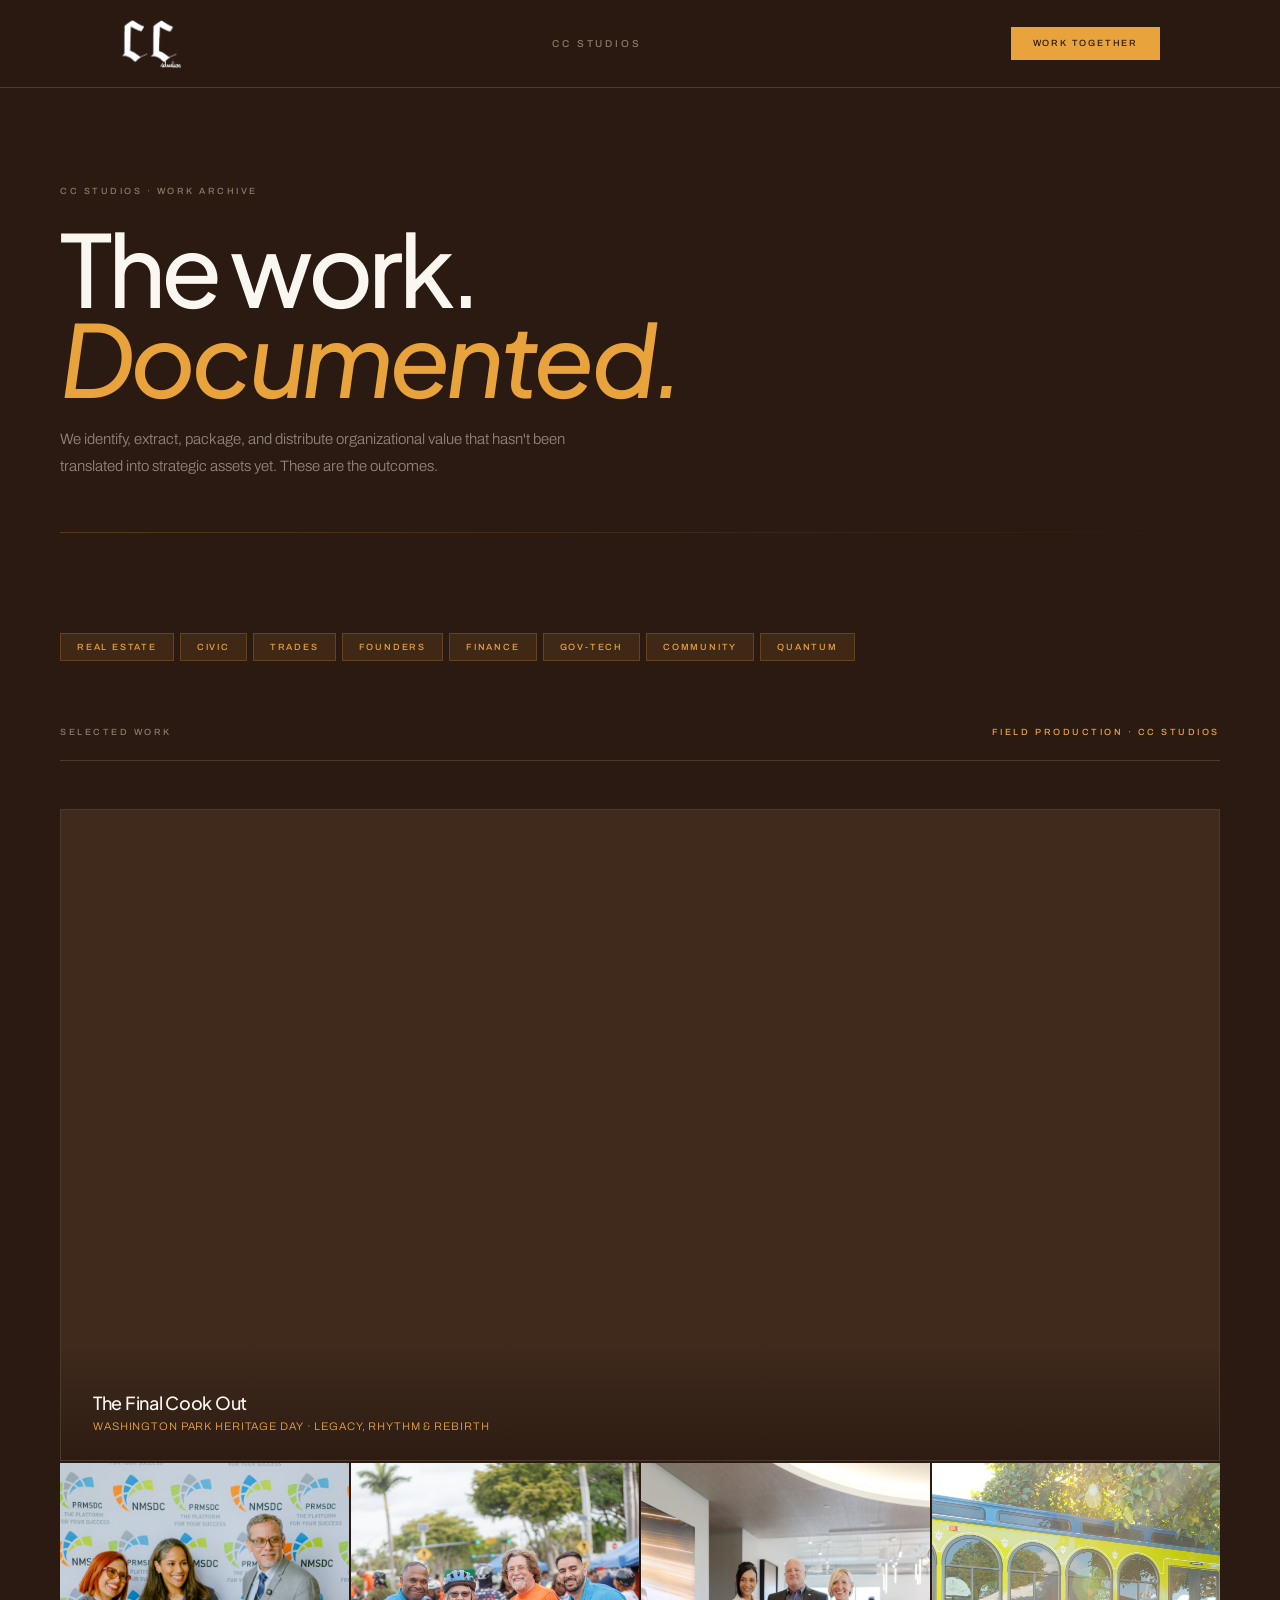
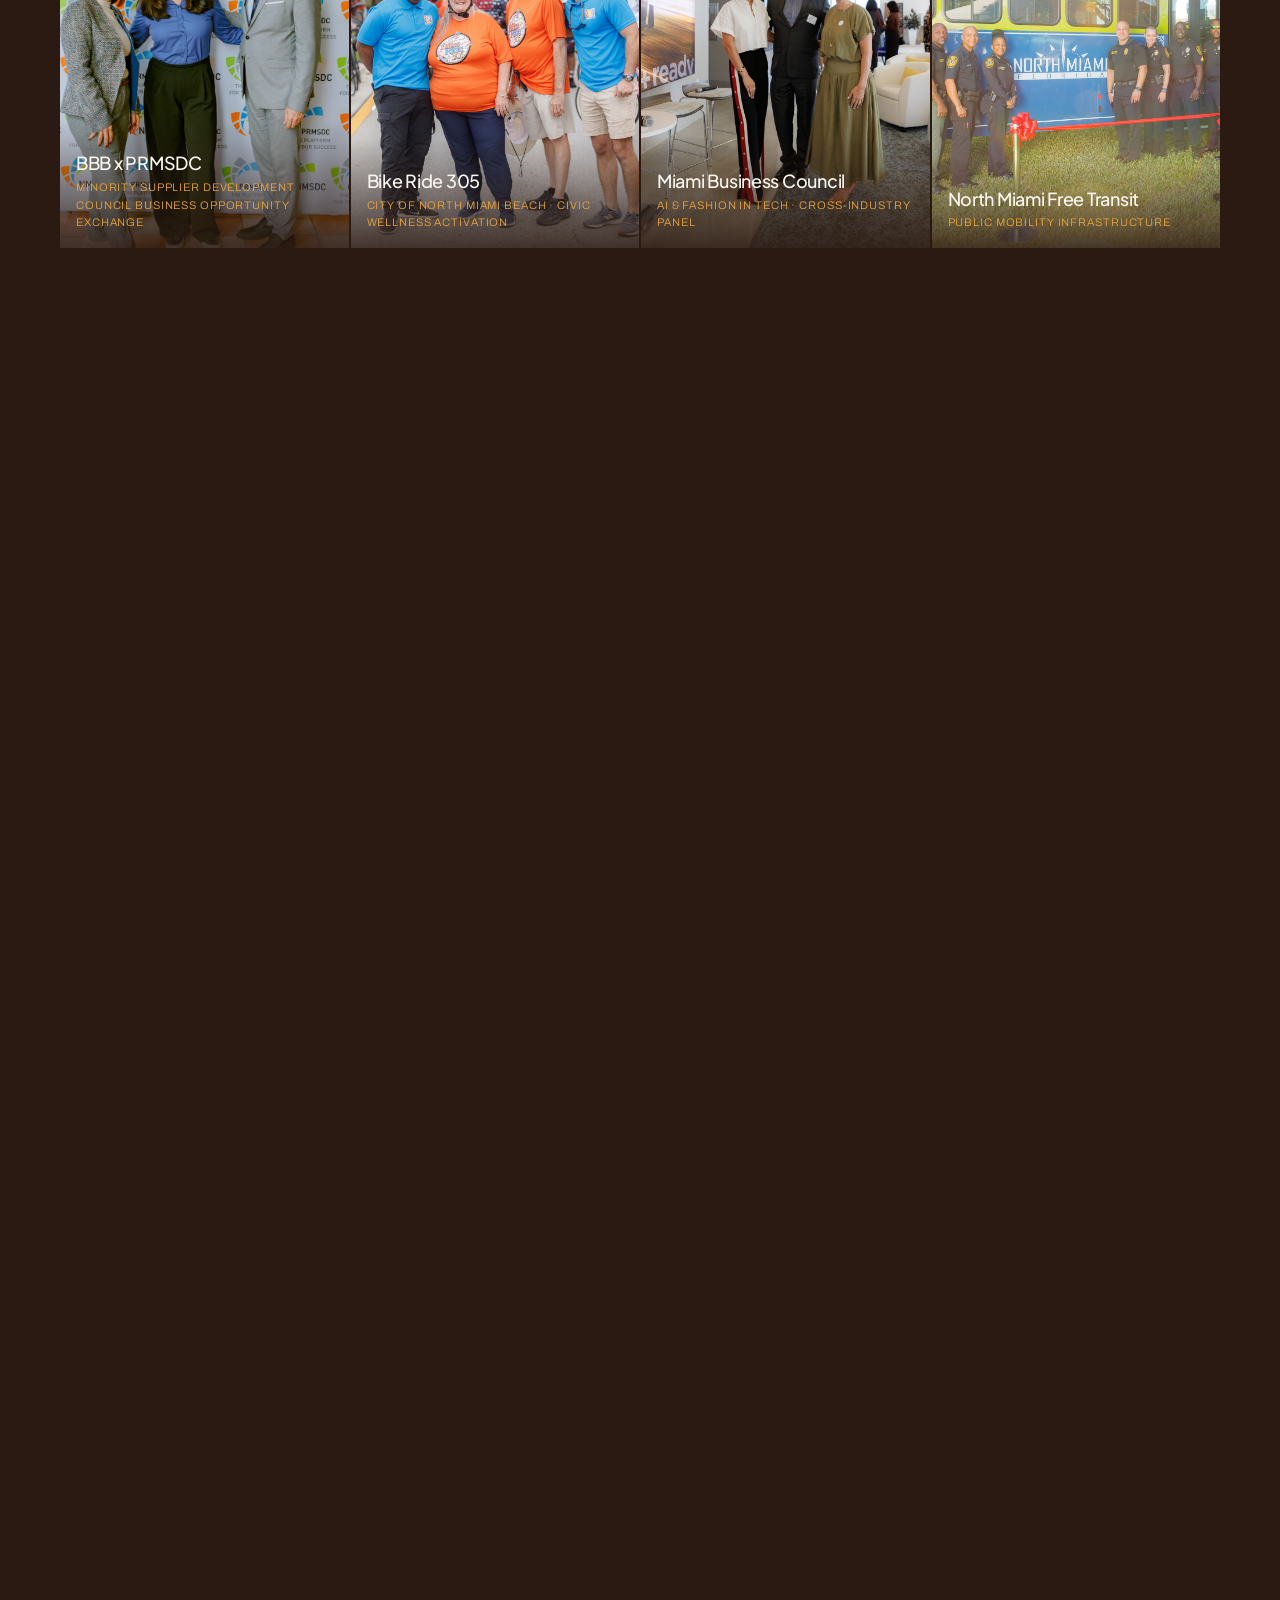
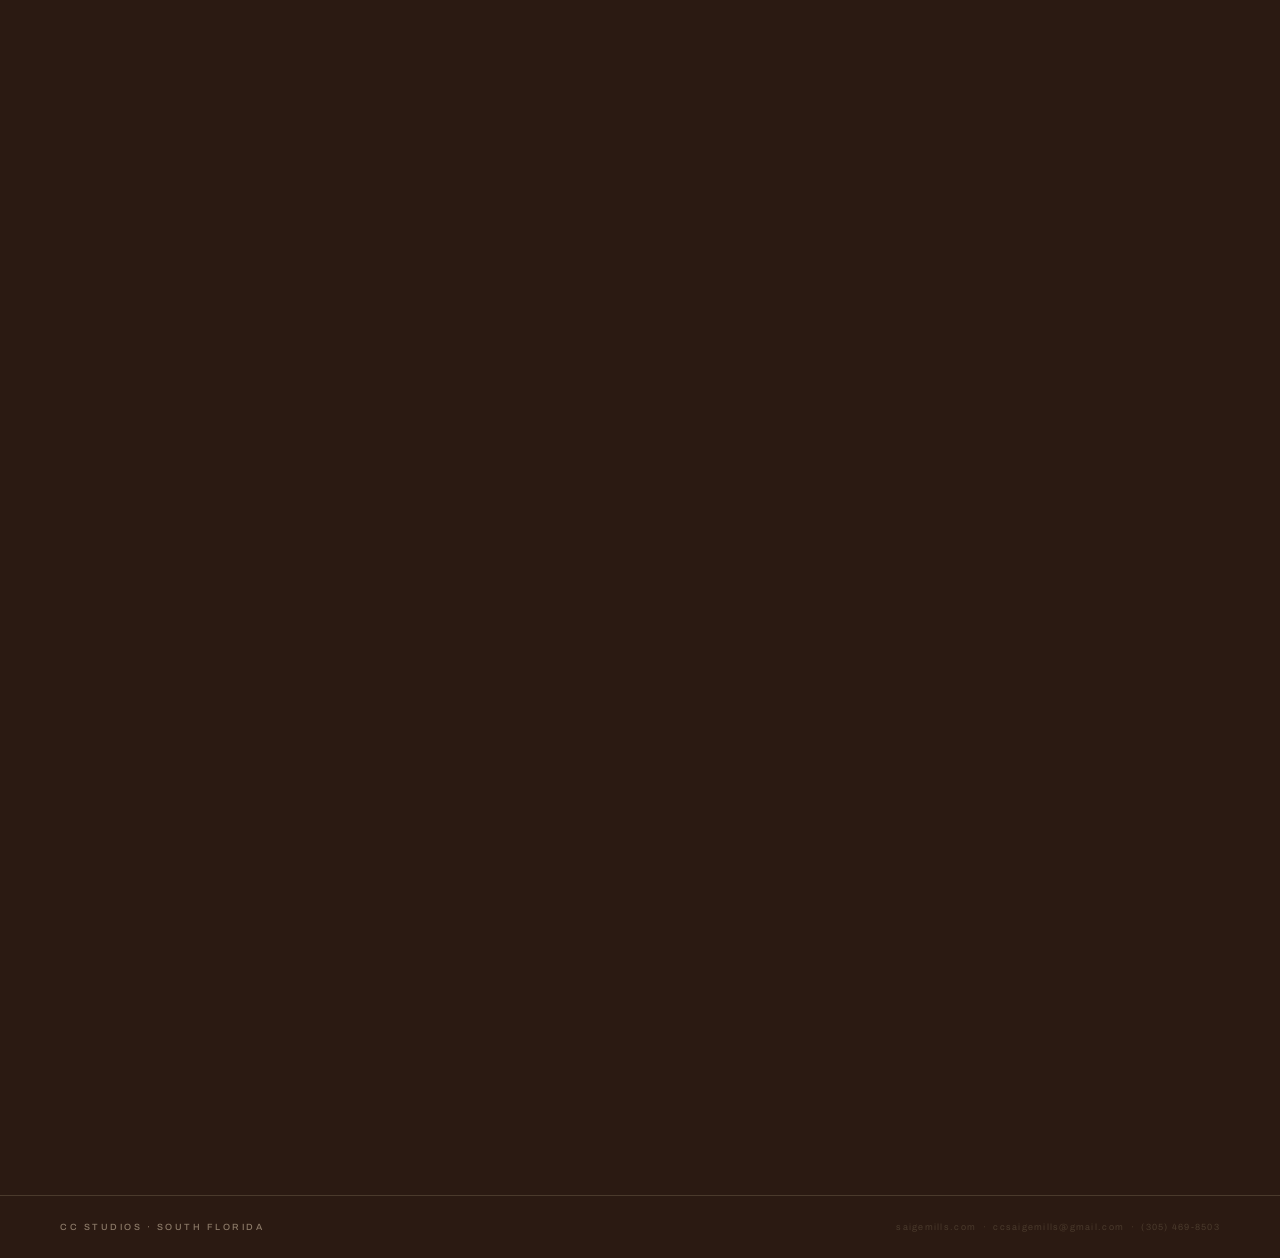
<file: index.html>
<!DOCTYPE html>
<html lang="en">
<head>
<meta charset="UTF-8">
<meta name="viewport" content="width=device-width, initial-scale=1.0">
<title>CC Studios — Work Archive</title>
<link rel="preconnect" href="https://fonts.googleapis.com">
<link href="https://fonts.googleapis.com/css2?family=Archivo:ital,wght@0,300;0,400;0,500;0,600;1,300;1,400&family=UnifrakturMaguntia&family=Dancing+Script:wght@600&family=Plus+Jakarta+Sans:wght@500;600;700&display=swap" rel="stylesheet">
<link rel="stylesheet" href="/assets/css/tokens.css">
<style>
:root {
  --ink: #2B1A12;
  --ink-rgb: 43,26,18;
  --linen: #F4F0E6;
  --linen-rgb: 244,240,230;
  --charcoal: #3F2A1C;
  --ash: #4A3A2C;
  --fog: #8C7A68;
  --silk: #C7B9A0;
  --sand: #E8A33D;
  --sand-rgb: 232,163,61;
  --sand-dim: rgba(var(--sand-rgb),0.10);
  --sand-border: rgba(var(--sand-rgb),0.22);
  --white: #FAF7F0;
  --card: #1A100A;
}
*{margin:0;padding:0;box-sizing:border-box}
html{scroll-behavior:smooth;font-size:16px}
body{background:var(--ink);color:var(--linen);font-family:'Archivo',sans-serif;line-height:1.6;overflow-x:hidden;}
::-webkit-scrollbar{width:2px}
::-webkit-scrollbar-track{background:var(--ink)}
::-webkit-scrollbar-thumb{background:var(--ash)}
nav{padding:0 60px;height:88px;width:100%;display:flex;align-items:center;justify-content:space-between;border-bottom:1px solid var(--ash);position:sticky;top:0;z-index:100;background:rgba(43,26,18,0.94);backdrop-filter:blur(16px);}
.logo-wrap{display:flex;align-items:flex-end;gap:0;text-decoration:none;line-height:1;}
.logo-cc{font-family:'UnifrakturMaguntia',serif;font-size:30px;color:var(--white);line-height:0.85;letter-spacing:-0.02em;}
.logo-studios{font-family:'Dancing Script',cursive;font-size:13px;font-weight:600;color:var(--white);margin-left:6px;align-self:flex-end;margin-bottom:1px;letter-spacing:0.02em;}
.nav-label{font-size:10px;letter-spacing:0.28em;color:var(--fog);text-transform:uppercase;font-weight:500;user-select:none;white-space:nowrap;overflow:hidden;text-overflow:ellipsis;max-width:40%;}
.nav-cta{font-family:'Archivo',sans-serif;font-size:9px;font-weight:500;letter-spacing:0.2em;text-transform:uppercase;color:var(--ink);background:var(--sand);padding:9px 22px;text-decoration:none;transition:background 0.2s;white-space:nowrap;}
.nav-cta:hover{background:var(--linen);}
.hero{max-width:1280px;margin:0 auto;padding:96px 60px 72px;}
.hero-eyebrow{font-size:9px;letter-spacing:0.28em;text-transform:uppercase;color:var(--fog);margin-bottom:24px;font-weight:500;}
.hero-title{font-family:var(--font-display);font-weight:500;font-size:clamp(52px,8vw,100px);line-height:0.9;letter-spacing:-0.045em;color:var(--white);margin-bottom:24px;}
.hero-title em{color:var(--sand);font-style:italic;}
.hero-desc{font-size:15px;line-height:1.78;color:rgba(244,240,230,0.5);max-width:520px;margin-bottom:52px;font-weight:300;}
.hero-rule{width:100%;height:1px;background:linear-gradient(90deg,var(--sand-border),transparent);}
.filter-bar{max-width:1280px;margin:0 auto;padding:28px 60px;display:flex;align-items:center;gap:6px;flex-wrap:wrap;}
.filter-btn{font-family:'Archivo',sans-serif;font-size:9px;letter-spacing:0.2em;text-transform:uppercase;padding:6px 16px;border:1px solid var(--sand-border);background:var(--sand-dim);color:var(--sand);cursor:default;font-weight:500;transition:all 0.18s;pointer-events:none;}
.filter-btn:hover{border-color:var(--ash);color:var(--fog);}
.filter-btn:not(.active){opacity:1;}
.filter-btn.active{background:var(--sand-dim);border-color:var(--sand-border);color:var(--sand);}
.grid{max-width:1280px;margin:0 auto;padding:0 60px 112px;display:grid;grid-template-columns:repeat(12,1fr);gap:2px;}
.card-featured{grid-column:span 12;background:var(--charcoal);border:1px solid var(--ash);display:grid;grid-template-columns:1fr 1fr;min-height:400px;text-decoration:none;transition:border-color 0.25s;position:relative;overflow:hidden;}
.card-featured:hover{border-color:var(--sand-border);}
.card-img{position:relative;overflow:hidden;background:var(--card);}
.card-img-bg{position:absolute;inset:0;background-image:url('gardens-residences/assets/images/unit-photo-01.jpg');background-size:cover;background-position:center;opacity:0.65;transition:opacity 0.4s,transform 0.5s;}
.card-featured:hover .card-img-bg{opacity:0.75;transform:scale(1.03);}
.card-img-overlay{position:absolute;inset:0;background:linear-gradient(135deg,rgba(43,26,18,0.1),rgba(43,26,18,0.35));}
.card-img-tag{position:absolute;top:24px;left:24px;font-size:9px;letter-spacing:0.2em;color:var(--sand);text-transform:uppercase;background:rgba(43,26,18,0.7);padding:4px 10px;border:1px solid var(--sand-border);font-weight:500;opacity:0.6;}
.card-body{padding:52px 48px;display:flex;flex-direction:column;justify-content:space-between;}
.card-eyebrow{font-size:9px;letter-spacing:0.22em;text-transform:uppercase;color:var(--sand);margin-bottom:18px;font-weight:500;}
.card-title{font-family:var(--font-display);font-size:clamp(28px,3vw,44px);font-weight:500;line-height:1.0;letter-spacing:-0.03em;color:var(--white);margin-bottom:18px;}
.card-title em{color:var(--sand);font-style:italic;}
.card-desc{font-size:13px;line-height:1.78;color:rgba(244,240,230,0.5);margin-bottom:36px;font-weight:300;flex:1;}
.card-stats{display:flex;gap:36px;padding-top:24px;border-top:1px solid var(--ash);flex-wrap:nowrap;align-items:flex-start;}
.cs-num{font-family:var(--font-display);font-size:26px;font-weight:500;color:var(--sand);letter-spacing:-0.03em;}
.cs-lbl{font-size:9px;letter-spacing:0.16em;text-transform:uppercase;color:var(--fog);margin-top:3px;font-weight:500;white-space:nowrap;}
.card-link{display:inline-flex;align-items:center;gap:8px;font-size:9px;letter-spacing:0.2em;text-transform:uppercase;color:var(--sand);margin-top:24px;font-weight:500;}
.card-link::after{content:'→';transition:transform 0.2s;}
.card-featured:hover .card-link::after{transform:translateX(4px);}
.card-half{grid-column:span 6;background:var(--charcoal);border:1px solid var(--ash);padding:44px;text-decoration:none;display:flex;flex-direction:column;min-height:280px;position:relative;overflow:hidden;transition:border-color 0.25s;}
.card-half:hover{border-color:var(--sand-border);}
.card-half.coming{opacity:0.38;cursor:default;pointer-events:none;}
.coming-tag{position:absolute;top:20px;right:20px;font-size:8px;letter-spacing:0.2em;text-transform:uppercase;color:var(--fog);background:rgba(255,255,255,0.03);border:1px solid var(--ash);padding:3px 9px;font-weight:500;}
.card-sector{font-size:9px;letter-spacing:0.2em;text-transform:uppercase;color:var(--sand);margin-bottom:14px;font-weight:500;}
.card-half-title{font-family:var(--font-display);font-size:24px;font-weight:500;color:var(--white);line-height:1.1;letter-spacing:-0.02em;margin-bottom:10px;}
.card-half-client{font-size:12px;color:var(--fog);margin-bottom:auto;font-weight:300;}
.card-half-outcome{margin-top:28px;padding-top:18px;border-top:1px solid var(--ash);font-size:11px;letter-spacing:0.04em;color:rgba(244,240,230,0.45);font-weight:300;}
.card-half-outcome span{color:var(--sand);}
.card-third{grid-column:span 4;background:var(--charcoal);border:1px solid var(--ash);padding:32px 36px;min-height:180px;display:flex;flex-direction:column;justify-content:space-between;opacity:0.3;}
.card-third-label{font-size:9px;letter-spacing:0.2em;text-transform:uppercase;color:var(--fog);margin-bottom:10px;font-weight:500;}
.card-third-title{font-family:var(--font-display);font-size:18px;font-weight:500;color:var(--white);line-height:1.2;letter-spacing:-0.015em;}
.card-third-note{font-size:11px;color:var(--fog);margin-top:auto;padding-top:14px;font-weight:300;}
.bottom-strip{border-top:1px solid var(--ash);max-width:1280px;margin:0 auto;padding:52px 60px 88px;display:flex;align-items:center;justify-content:space-between;flex-wrap:wrap;gap:28px;}
.strip-text{font-family:var(--font-display);font-size:clamp(22px,3vw,36px);font-weight:500;color:var(--white);line-height:1.15;letter-spacing:-0.025em;}
.strip-text em{color:var(--sand);font-style:italic;}
.strip-cta{font-family:'Archivo',sans-serif;font-size:9px;font-weight:500;letter-spacing:0.2em;text-transform:uppercase;color:var(--ink);background:var(--sand);padding:14px 32px;text-decoration:none;transition:background 0.2s;white-space:nowrap;}
.strip-cta:hover{background:var(--linen);}
footer{border-top:1px solid var(--ash);padding:24px 60px;display:flex;align-items:center;justify-content:space-between;flex-wrap:wrap;gap:12px;}
.footer-brand{font-size:9px;letter-spacing:0.28em;text-transform:uppercase;color:var(--fog);font-family:'Archivo',sans-serif;font-weight:500;}
.footer-info{font-size:9px;letter-spacing:0.14em;color:var(--ash);font-family:'Archivo',sans-serif;}
.reveal{opacity:0;transform:translateY(16px);transition:opacity 0.6s ease,transform 0.6s ease;}
.reveal.in{opacity:1;transform:translateY(0)}
.d1{transition-delay:0.06s}.d2{transition-delay:0.12s}.d3{transition-delay:0.18s}.d4{transition-delay:0.24s}
@media(prefers-reduced-motion:reduce){.reveal{opacity:1;transform:none;}}
@media(max-width:1024px){.card-half{grid-column:span 12}.card-third{grid-column:span 12}}
@media(max-width:900px){
  nav{padding:16px 24px}
  .hero,.filter-bar,.grid,.bottom-strip{padding-left:24px;padding-right:24px}
  .hero{padding-top:64px;padding-bottom:48px}
  .card-featured{grid-template-columns:1fr}
  .card-featured .card-img{min-height:240px}
  .card-body{padding:36px 32px}
  .card-stats{flex-wrap:wrap;gap:20px}
  footer{flex-direction:column;text-align:center;padding:24px}
}
@media(max-width:520px){.hero-title{font-size:48px}nav{padding:14px 20px}.logo-cc{font-size:26px}}
.gallery-section{padding:36px 0 0;}
.gallery-section.gallery-bottom{padding-top:36px;padding-bottom:112px;}
.gallery-inner{max-width:1280px;margin:0 auto;padding:0 60px;}
.gallery-label{font-size:9px;letter-spacing:0.28em;text-transform:uppercase;color:var(--fog);font-weight:500;padding-bottom:20px;border-bottom:1px solid var(--ash);margin-bottom:48px;display:flex;justify-content:space-between;align-items:center;}
.gallery-label-right{color:var(--sand);}
.gal-horiz{margin-bottom:2px;}
.gal-horiz-player{position:relative;width:100%;aspect-ratio:16/9;background:var(--charcoal);overflow:hidden;cursor:pointer;border:1px solid var(--ash);}
.gal-horiz-thumb{position:absolute;inset:0;background-size:cover;background-position:center;background-color:var(--charcoal);transition:transform 0.5s ease;}
.gal-horiz-player:hover .gal-horiz-thumb{transform:scale(1.02);}
.gal-horiz-tint{position:absolute;inset:0;background:rgba(0,0,0,0);transition:background 0.25s;z-index:2;pointer-events:none;}
.gal-horiz-player.hovered .gal-horiz-tint{background:rgba(0,0,0,0.25);}
.gal-horiz-iframe{position:absolute;inset:0;z-index:1;}
.gal-horiz-iframe iframe{width:100%;height:100%;border:none;display:block;}
.gal-play-btn{position:absolute;top:50%;left:50%;transform:translate(-50%,-58%);width:72px;height:72px;border-radius:50%;background:rgba(232,163,61,0.92);display:flex;align-items:center;justify-content:center;z-index:8;opacity:0;transition:opacity 0.22s,transform 0.22s;cursor:pointer;pointer-events:none;}
.gal-play-btn::after{content:'';width:0;height:0;border-style:solid;border-width:12px 0 12px 22px;border-color:transparent transparent transparent var(--ink);margin-left:5px;}
.gal-horiz-player.hovered:not(.playing) .gal-play-btn{opacity:1;pointer-events:auto;transform:translate(-50%,-50%);}
.gal-play-btn:hover{background:var(--linen);}
.gal-pause-btn{position:absolute;bottom:20px;right:20px;width:40px;height:40px;border-radius:50%;background:rgba(43,26,18,0.55);backdrop-filter:blur(6px);display:flex;align-items:center;justify-content:center;gap:4px;z-index:9;opacity:0;pointer-events:none;transition:opacity 0.2s;cursor:pointer;border:1px solid rgba(255,255,255,0.08);}
.gal-pause-btn span{display:block;width:3px;height:13px;background:var(--white);border-radius:2px;}
.gal-horiz-player.playing.hovered .gal-pause-btn{opacity:1;pointer-events:auto;}
.gal-horiz-caption{position:absolute;bottom:0;left:0;right:0;padding:48px 32px 24px;background:linear-gradient(transparent,rgba(43,26,18,0.88));z-index:5;pointer-events:none;}
.gal-caption-project{font-family:var(--font-display);font-size:18px;font-weight:500;color:var(--white);letter-spacing:-0.015em;line-height:1.2;margin-bottom:5px;}
.gal-caption-sub{font-size:11px;letter-spacing:0.08em;color:var(--sand);font-weight:300;text-transform:uppercase;}
.gal-photos-row{display:grid;grid-template-columns:repeat(4,1fr);gap:2px;margin-bottom:2px;}
.gal-photo{position:relative;overflow:hidden;background:var(--charcoal);aspect-ratio:3/4;}
.gal-photo img{width:100%;height:100%;object-fit:cover;object-position:center top;display:block;transition:transform 0.5s ease;pointer-events:none;}
.gal-photo:hover img{transform:scale(1.008);}
.gal-photo-caption{position:absolute;bottom:0;left:0;right:0;padding:32px 16px 16px;background:linear-gradient(transparent,rgba(43,26,18,0.85));pointer-events:none;}
@media(max-width:900px){.gallery-inner{padding:0 24px;}.gallery-section{padding:64px 0 0;}.gallery-section.gallery-bottom{padding-bottom:80px;}.gal-photos-row{grid-template-columns:repeat(2,1fr);}.gal-caption-project{font-size:15px;}}
@media(max-width:520px){.gal-photos-row{grid-template-columns:repeat(2,1fr);}}
</style>
</head>
<body>

<!-- NAV -->
<nav>
  <div style="max-width:1280px;margin:0 auto;padding:0 60px;width:100%;display:flex;align-items:center;justify-content:space-between;">
    <a href="#" class="logo-wrap" aria-label="CC Studios home">
      <img src="gardens-residences/assets/images/cc-studios-logo-white.png" alt="CC Studios" style="height:52px;width:auto;">
    </a>
    <span class="nav-label">CC Studios</span>
    <a href="mailto:ccsaigemills@gmail.com" class="nav-cta">Work Together</a>
  </div>
</nav>

<!-- HERO -->
<header class="hero reveal">
  <div class="hero-eyebrow">CC Studios · Work Archive</div>
  <h1 class="hero-title">The work.<br><em>Documented.</em></h1>
  <p class="hero-desc">We identify, extract, package, and distribute organizational value that hasn't been translated into strategic assets yet. These are the outcomes.</p>
  <div class="hero-rule"></div>
</header>

<!-- FILTER -->
<div class="filter-bar reveal">
  <a href="gardens-residences/index.html" class="filter-btn active" style="text-decoration:none;">Real Estate</a>
  <span class="filter-btn">Civic</span>
  <span class="filter-btn">Trades</span>
  <span class="filter-btn">Founders</span>
  <span class="filter-btn">Finance</span>
  <span class="filter-btn">Gov-Tech</span>
  <span class="filter-btn">Community</span>
  <span class="filter-btn">Quantum</span>
</div>

<!-- GALLERY TOP: Final Cook Out + Row 1 Photos -->
<div class="gallery-section">
  <div class="gallery-inner">
    <div class="gallery-label reveal">
      <span>Selected Work</span>
      <span class="gallery-label-right">Field Production · CC Studios</span>
    </div>
    <div class="gal-horiz reveal">
      <div class="gal-horiz-player" data-yt="rifWoL2gmjc">
        <div class="gal-horiz-thumb"></div>
        <div class="gal-horiz-tint"></div>
        <div class="gal-horiz-iframe"></div>
        <div class="gal-play-btn"></div>
        <div class="gal-pause-btn"><span></span><span></span></div>
        <div class="gal-horiz-caption">
          <div class="gal-caption-project">The Final Cook Out</div>
          <div class="gal-caption-sub">Washington Park Heritage Day · Legacy, Rhythm &amp; Rebirth</div>
        </div>
      </div>
    </div>
    <div class="gal-photos-row reveal">
      <div class="gal-photo">
        <img src="assets/images/IMG_8954-Enhanced-NR.JPG" alt="BBB x PRMSDC" style="object-position:center center;transform:scale(1.3);">
        <div class="gal-photo-caption">
          <div class="gal-caption-project">BBB x PRMSDC</div>
          <div class="gal-caption-sub">Minority Supplier Development Council Business Opportunity Exchange</div>
        </div>
      </div>
      <div class="gal-photo">
        <img src="assets/images/IMG_8115.JPG" alt="Bike Ride 305">
        <div class="gal-photo-caption">
          <div class="gal-caption-project">Bike Ride 305</div>
          <div class="gal-caption-sub">City of North Miami Beach · Civic Wellness Activation</div>
        </div>
      </div>
      <div class="gal-photo">
        <img src="assets/images/IMG_9231.jpg" alt="Miami Business Council AI and Fashion in Tech">
        <div class="gal-photo-caption">
          <div class="gal-caption-project">Miami Business Council</div>
          <div class="gal-caption-sub">AI &amp; Fashion in Tech · Cross-Industry Panel</div>
        </div>
      </div>
      <div class="gal-photo">
        <img src="assets/images/nm-trolley.jpg" alt="North Miami Free Transit Launch">
        <div class="gal-photo-caption">
          <div class="gal-caption-project">North Miami Free Transit</div>
          <div class="gal-caption-sub">Public Mobility Infrastructure</div>
        </div>
      </div>
    </div>
  </div>
</div>

<!-- CASE STUDIES -->
<main class="grid">
  <div class="card-tag-above reveal" style="grid-column:span 12;padding:32px 0 12px;">
    <span style="font-size:9px;letter-spacing:0.24em;text-transform:uppercase;color:var(--sand);font-weight:500;font-family:'Archivo',sans-serif;">Featured Case Studies</span>
  </div>

  <a href="gardens-residences/index.html" class="card-featured reveal">
    <div class="card-img">
      <div class="card-img-bg"></div>
      <div class="card-img-overlay"></div>
    </div>
    <div class="card-body">
      <div>
        <div class="card-eyebrow">Real Estate · Go-To-Market · Narrative Infrastructure</div>
        <h2 class="card-title">The Gardens<br><em>Residences</em></h2>
        <p class="card-desc">How CC Studios engineered the consumer-facing digital pipeline for a 358-unit Class-A multifamily development in North Miami — backed by a $15M CRA subsidy and anchored to a 7-acre live-work-play master plan. From zero digital presence to 70% occupancy in six months.</p>
      </div>
      <div>
        <div class="card-stats">
          <div><div class="cs-num">70%</div><div class="cs-lbl">Occupancy · 6 Months</div></div>
          <div><div class="cs-num">$130M</div><div class="cs-lbl">HUD Refinance · Largest in FL</div></div>
          <div><div class="cs-num">358</div><div class="cs-lbl">Units · Class-A</div></div>
        </div>
        <div class="card-link">Read the case study</div>
      </div>
    </div>
  </a>

  <a href="mdcps/index.html" class="card-half reveal d2" style="text-decoration:none;">
    <div class="card-sector">Civic · Education</div>
    <div class="card-half-title">Miami-Dade County Public Schools</div>
    <div class="card-half-client">M-DCPS · Your Best Choice Campaign · 2024</div>
    <div class="card-half-outcome">Four community profiles · Multi-site field production · Social-first delivery — <span>Civic leaders, artists, operators, creators</span></div>
  </a>

  <a href="prokur-bbb/index.html" class="card-half reveal d3" style="text-decoration:none;color:inherit;">
    <div class="card-sector">Technology · GovTech</div>
    <div class="card-half-title">Prokur × BBB</div>
    <div class="card-half-client">Prokur.io · BBB Serving Southeast Florida · 2025</div>
    <div class="card-half-outcome">Launch strategy · Media production · Institutional partnership — <span>AI-powered procurement · South Florida rollout</span></div>
  </a>
    </div>
  </div>

</main>

<!-- GALLERY BOTTOM: Remaining videos and photos -->
<div class="gallery-section gallery-bottom">
  <div class="gallery-inner">
    <div class="gallery-label reveal">
      <span>Selected Work</span>
      <span class="gallery-label-right">Field Production · CC Studios</span>
    </div>

    <div class="gal-horiz reveal">
      <div class="gal-horiz-player" data-yt="0JuR4odg-QE">
        <div class="gal-horiz-thumb"></div>
        <div class="gal-horiz-tint"></div>
        <div class="gal-horiz-iframe"></div>
        <div class="gal-play-btn"></div>
        <div class="gal-pause-btn"><span></span><span></span></div>
        <div class="gal-horiz-caption">
          <div class="gal-caption-project">Join Team NMB</div>
          <div class="gal-caption-sub">City of North Miami Beach · Employee Ramp-up Campaign</div>
        </div>
      </div>
    </div>

    <div class="gal-photos-row reveal">
      <div class="gal-photo">
        <img src="assets/images/IMG_1038.JPG" alt="BBB × Miami Heat B2B Mixer">
        <div class="gal-photo-caption">
          <div class="gal-caption-project">BBB × Miami Heat</div>
          <div class="gal-caption-sub">B2B Mixer · Corporate Sports Activation</div>
        </div>
      </div>
      <div class="gal-photo">
        <img src="assets/images/IMG_1478.JPG" alt="North Miami Library Groundbreaking">
        <div class="gal-photo-caption">
          <div class="gal-caption-project">North Miami Library</div>
          <div class="gal-caption-sub">Groundbreaking · Public Infrastructure</div>
        </div>
      </div>
      <div class="gal-photo">
        <img src="assets/images/IMG_1621.jpg" alt="Community Dividends Mayor Desulme">
        <div class="gal-photo-caption">
          <div class="gal-caption-project">Mayor Desulme</div>
          <div class="gal-caption-sub">Community Stake · Civic Equity &amp; Advocacy</div>
        </div>
      </div>
      <div class="gal-photo">
        <img src="assets/images/IMG_2375.JPG" alt="The Gardens Residences Sebastian">
        <div class="gal-photo-caption">
          <div class="gal-caption-project">The Gardens x Vice City</div>
          <div class="gal-caption-sub">Vice City Bean Integration</div>
        </div>
      </div>
    </div>

    <div class="gal-horiz reveal">
      <div class="gal-horiz-player" data-yt="S2BpcGU5h08">
        <div class="gal-horiz-thumb"></div>
        <div class="gal-horiz-tint"></div>
        <div class="gal-horiz-iframe"></div>
        <div class="gal-play-btn"></div>
        <div class="gal-pause-btn"><span></span><span></span></div>
        <div class="gal-horiz-caption">
          <div class="gal-caption-project">Veteran-Owned &amp; Accredited</div>
          <div class="gal-caption-sub">Society Mortgage × Fort Lauderdale United FC · Corporate Alignment</div>
        </div>
      </div>
    </div>

    <div class="gal-photos-row reveal">
      <div class="gal-photo">
        <img src="assets/images/PHOTO5.jpg" alt="Frank Neri Baja Food Group">
        <div class="gal-photo-caption">
          <div class="gal-caption-project">Frank Neri · Baja Food Group</div>
          <div class="gal-caption-sub">M-DCPS Alumni Campaign · Community-Centered Storytelling</div>
        </div>
      </div>
      <div class="gal-photo">
        <img src="assets/images/PHOTO6.jpg" alt="Florida Power and Light">
        <div class="gal-photo-caption">
          <div class="gal-caption-project">(FPL) Florida Power &amp; Light</div>
          <div class="gal-caption-sub">Career Futures · Historic Dillard High School</div>
        </div>
      </div>
      <div class="gal-photo">
        <img src="assets/images/PHOTO7.jpg" alt="Polikar Engineering">
        <div class="gal-photo-caption">
          <div class="gal-caption-project">Polikar Engineering Solutions</div>
          <div class="gal-caption-sub">2024 BBB Torch Award Winner</div>
        </div>
      </div>
      <div class="gal-photo">
        <img src="assets/images/PHOTO8.jpg" alt="Project Eight">
        <div class="gal-photo-caption">
          <div class="gal-caption-project">Makana Kava North Miami</div>
          <div class="gal-caption-sub">NM Economic Developement Grant</div>
        </div>
      </div>
    </div>

    <div class="gal-horiz reveal">
      <div class="gal-horiz-player" data-yt="aOO8nMsgelo">
        <div class="gal-horiz-thumb"></div>
        <div class="gal-horiz-tint"></div>
        <div class="gal-horiz-iframe"></div>
        <div class="gal-play-btn"></div>
        <div class="gal-pause-btn"><span></span><span></span></div>
        <div class="gal-horiz-caption">
          <div class="gal-caption-project">Creating at Home in North Miami</div>
          <div class="gal-caption-sub">Omega Real Estate · Home: An Essential Element to Artistry</div>
        </div>
      </div>
    </div>

  </div>
</div>

<!-- BOTTOM STRIP -->
<div class="bottom-strip reveal">
  <div class="strip-text">Building something worth<br><em>knowing about?</em></div>
  <a href="mailto:ccsaigemills@gmail.com" class="strip-cta">Start the Conversation</a>
</div>

<!-- FOOTER -->
<footer>
  <span class="footer-brand">CC Studios · South Florida</span>
  <span class="footer-info">saigemills.com &nbsp;·&nbsp; ccsaigemills@gmail.com &nbsp;·&nbsp; (305) 469-8503</span>
</footer>

<script>
const obs = new IntersectionObserver((entries) => {
  entries.forEach(e => { if(e.isIntersecting) e.target.classList.add('in'); });
},{threshold:0.06,rootMargin:'0px 0px -24px 0px'});
document.querySelectorAll('.reveal').forEach(el => obs.observe(el));

document.querySelectorAll('.gal-horiz-player').forEach(player => {
  const ytId = player.dataset.yt;
  if(!ytId) return;
  const thumb = player.querySelector('.gal-horiz-thumb');
  const iframeWrap = player.querySelector('.gal-horiz-iframe');
  const playBtn = player.querySelector('.gal-play-btn');
  const pauseBtn = player.querySelector('.gal-pause-btn');
  thumb.style.backgroundImage = `url('https://img.youtube.com/vi/${ytId}/maxresdefault.jpg')`;
  player.addEventListener('mouseenter',()=>{ player.classList.add('hovered'); });
  player.addEventListener('mouseleave',()=>{ player.classList.remove('hovered'); });
  if('ontouchstart' in window){ player.classList.add('hovered'); }
  playBtn.addEventListener('click',(e)=>{
    e.stopPropagation();
    if(player.classList.contains('playing')) return;
    thumb.style.opacity='0';
    thumb.style.transition='opacity 0.4s ease';
    const iframe = document.createElement('iframe');
    iframe.src=`https://www.youtube.com/embed/${ytId}?autoplay=1&rel=0&controls=1&mute=1`;
    iframe.allow='autoplay; fullscreen';
    iframe.allowFullscreen=true;
    iframe.style.cssText='width:100%;height:100%;border:none;display:block;';
    iframeWrap.appendChild(iframe);
    player.classList.add('playing');
    const caption=player.querySelector('.gal-horiz-caption');
    if(caption){ caption.style.opacity='0';caption.style.transition='opacity 0.3s'; }
  });
  pauseBtn.addEventListener('click',(e)=>{
    e.stopPropagation();
    const iframe=iframeWrap.querySelector('iframe');
    if(iframe){ iframe.remove(); }
    thumb.style.opacity='1';
    player.classList.remove('playing');
    if('ontouchstart' in window){ player.classList.add('hovered'); }
    const caption=player.querySelector('.gal-horiz-caption');
    if(caption){ caption.style.opacity='1'; }
  });
});
</script>
</body>
</html>
</file>
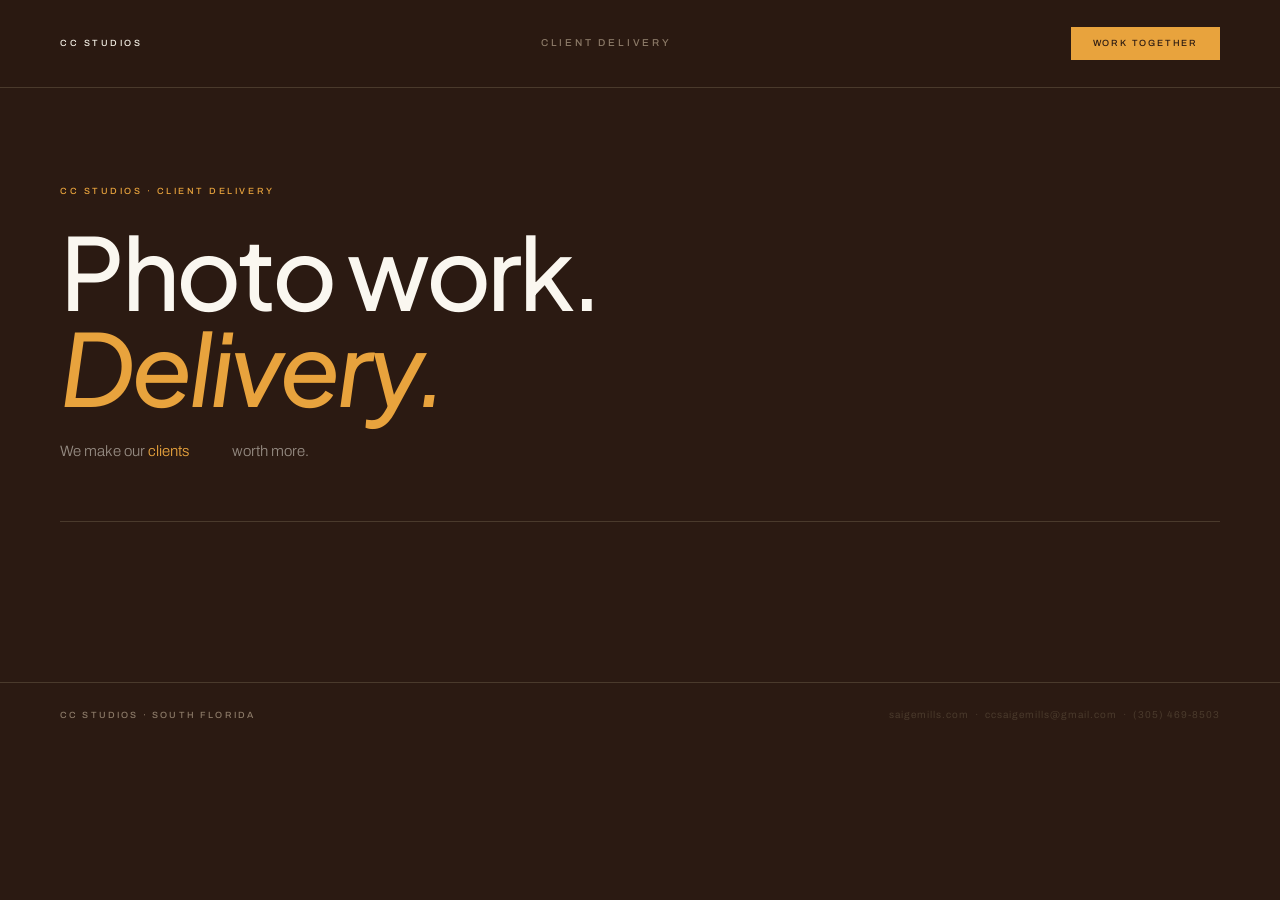
<file: gallery/index.html>
<!doctype html>
<html lang="en">
  <head>
    <meta charset="utf-8">
    <meta name="viewport" content="width=device-width, initial-scale=1">
    <title>Client Gallery | saigemills.com</title>
    <link rel="preconnect" href="https://fonts.googleapis.com">
    <link rel="preconnect" href="https://fonts.gstatic.com" crossorigin>
    <link href="https://fonts.googleapis.com/css2?family=Archivo:ital,wght@0,300;0,400;0,500;0,600;1,300;1,400&family=UnifrakturMaguntia&family=Dancing+Script:wght@600&family=Plus+Jakarta+Sans:wght@500;600;700;800&display=swap" rel="stylesheet">
    <link rel="stylesheet" href="../assets/css/tokens.css">
    <link rel="stylesheet" href="../assets/css/delivery.css">
  </head>
  <body>
    <div class="site-shell">
      <nav>
        <div class="nav-inner">
          <a class="nav-brand" href="/">CC Studios</a>
          <span class="nav-label">Client Delivery</span>
          <a class="nav-cta" href="mailto:ccsaigemills@gmail.com">Work Together</a>
        </div>
      </nav>
      <main class="site-main">
        <section class="hero-panel">
          <p class="eyebrow">CC Studios · Client Delivery</p>
          <h1>Photo work.<br><em>Delivery.</em></h1>
          <p class="lede tagline-rotator" aria-live="polite">
  We make our
  <span class="rotating-word" data-words="clients,founders,people,community,partners">clients</span>
  worth more.
</p>
        </section>
        <section class="gallery-grid" data-gallery-grid aria-label="Client delivery projects"></section>
      </main>
      <footer>
        <span class="footer-brand">CC Studios · South Florida</span>
        <span class="footer-info">saigemills.com &nbsp;·&nbsp; ccsaigemills@gmail.com &nbsp;·&nbsp; (305) 469-8503</span>
      </footer>
    </div>
    <script src="../assets/js/config.js"></script>
    <script src="../assets/js/render.js"></script>
    <script>
  window.ClientDelivery.renderGallery();

  const rotatingWord = document.querySelector(".rotating-word");

  if (rotatingWord) {
    const words = rotatingWord.dataset.words.split(",");
    let index = 0;

    const interval = window.setInterval(() => {
      index += 1;
      rotatingWord.classList.add("is-changing");

      window.setTimeout(() => {
        rotatingWord.textContent = words[index];
        rotatingWord.classList.remove("is-changing");

        if (index === words.length - 1) {
          window.clearInterval(interval);
        }
      }, 220);
    }, 900);
  }
</script>
  </body>
</html>
</file>
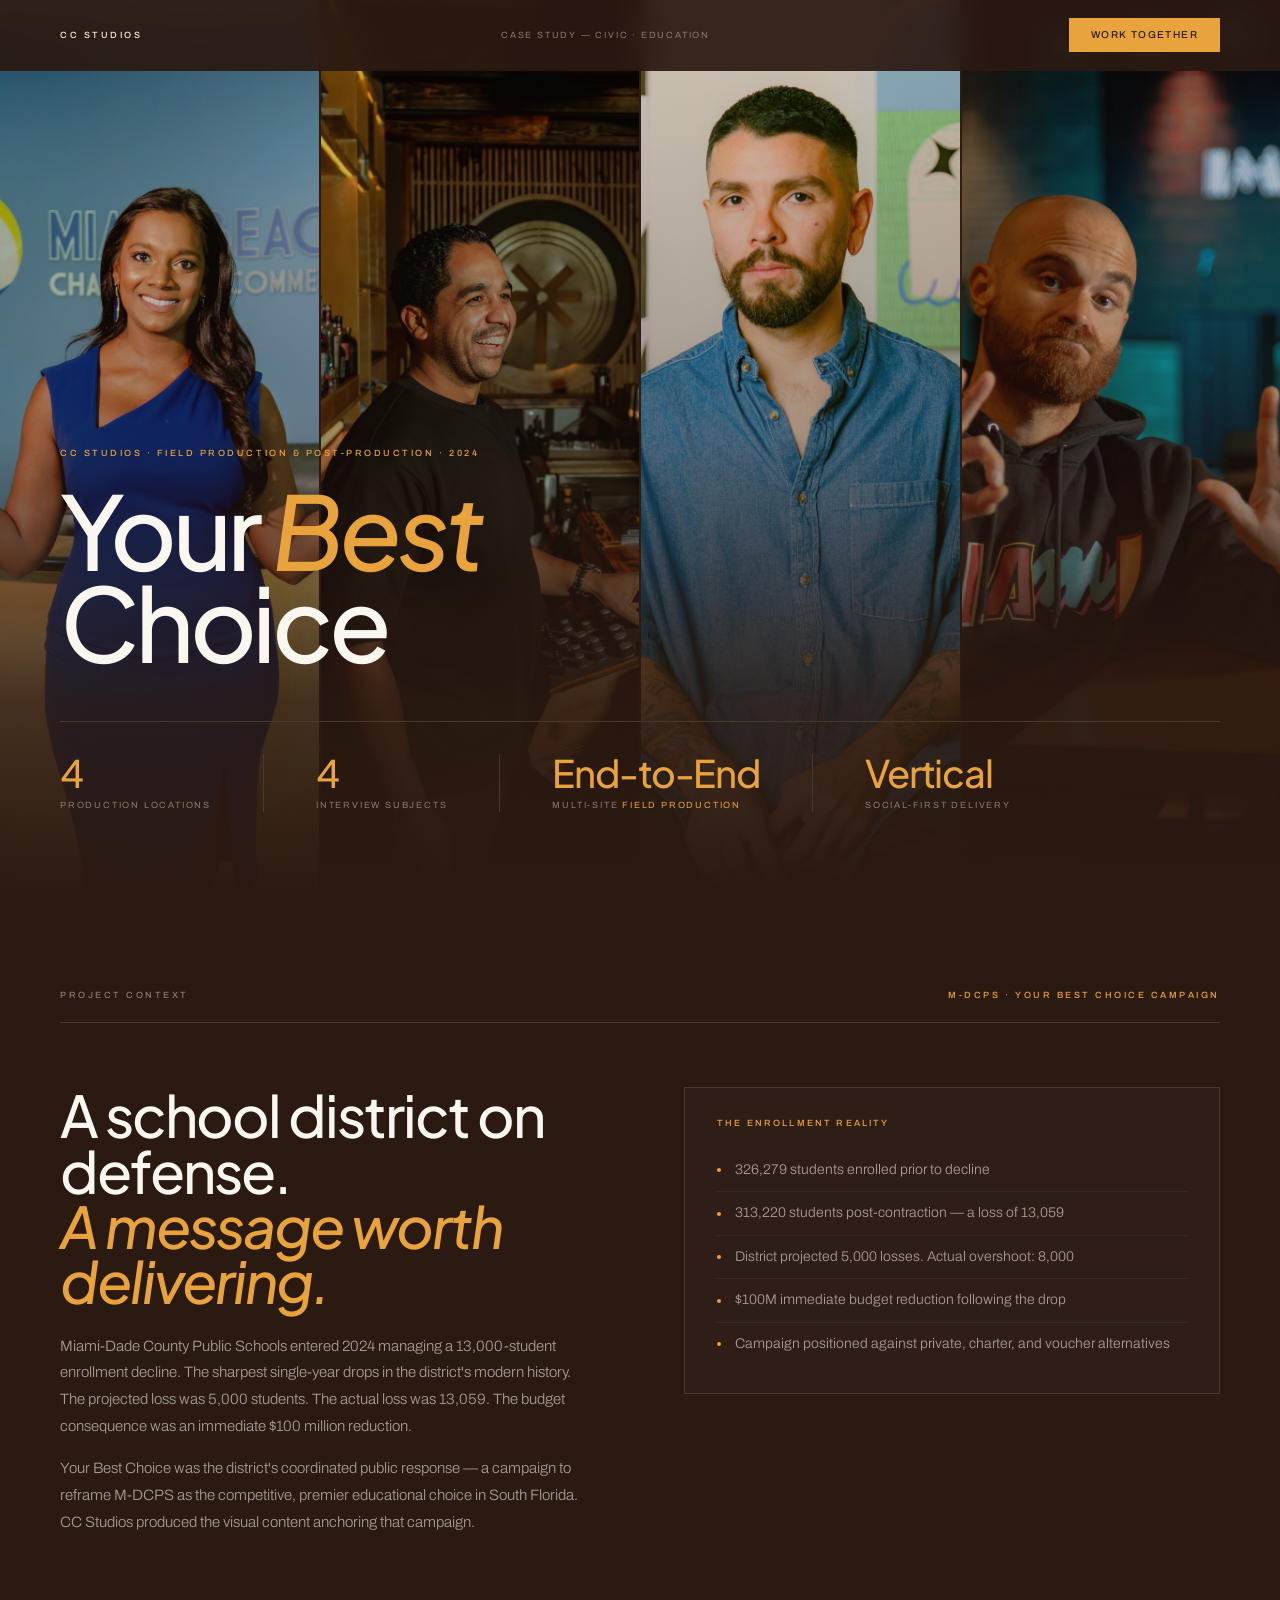
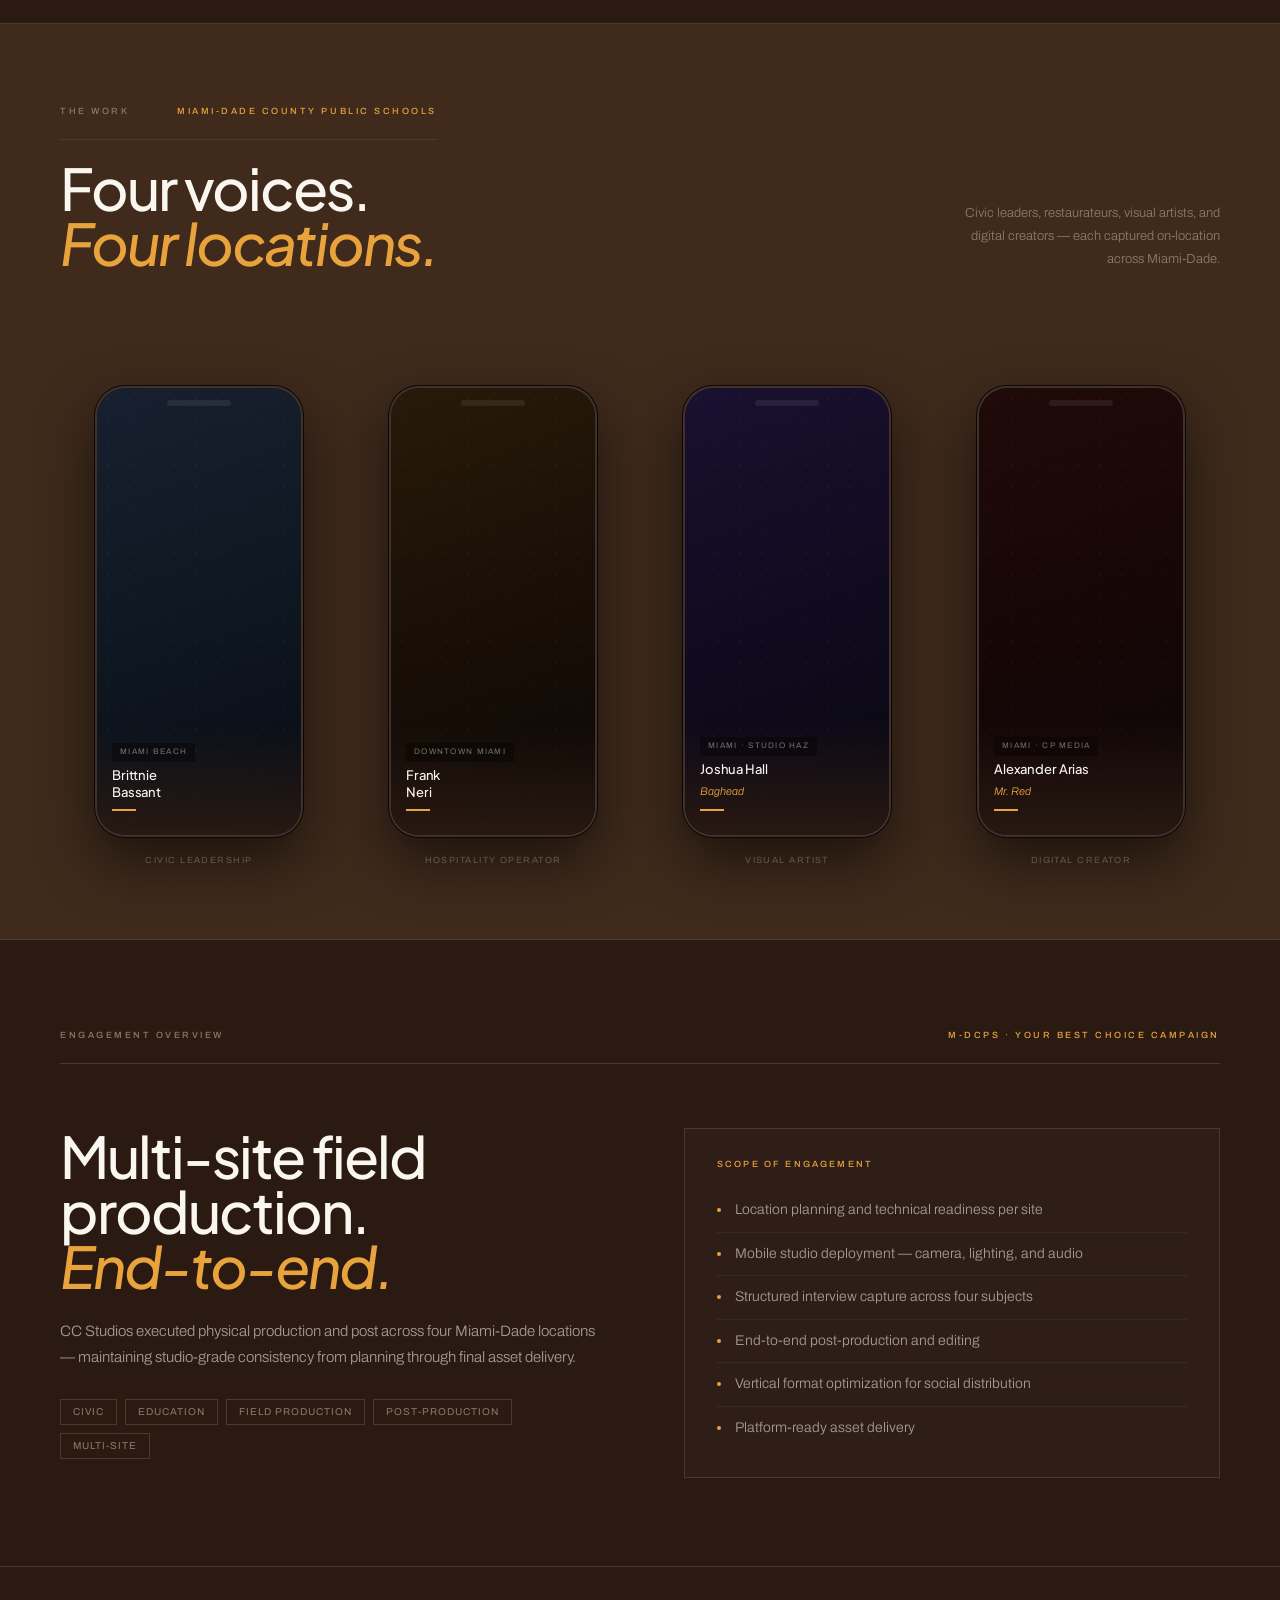
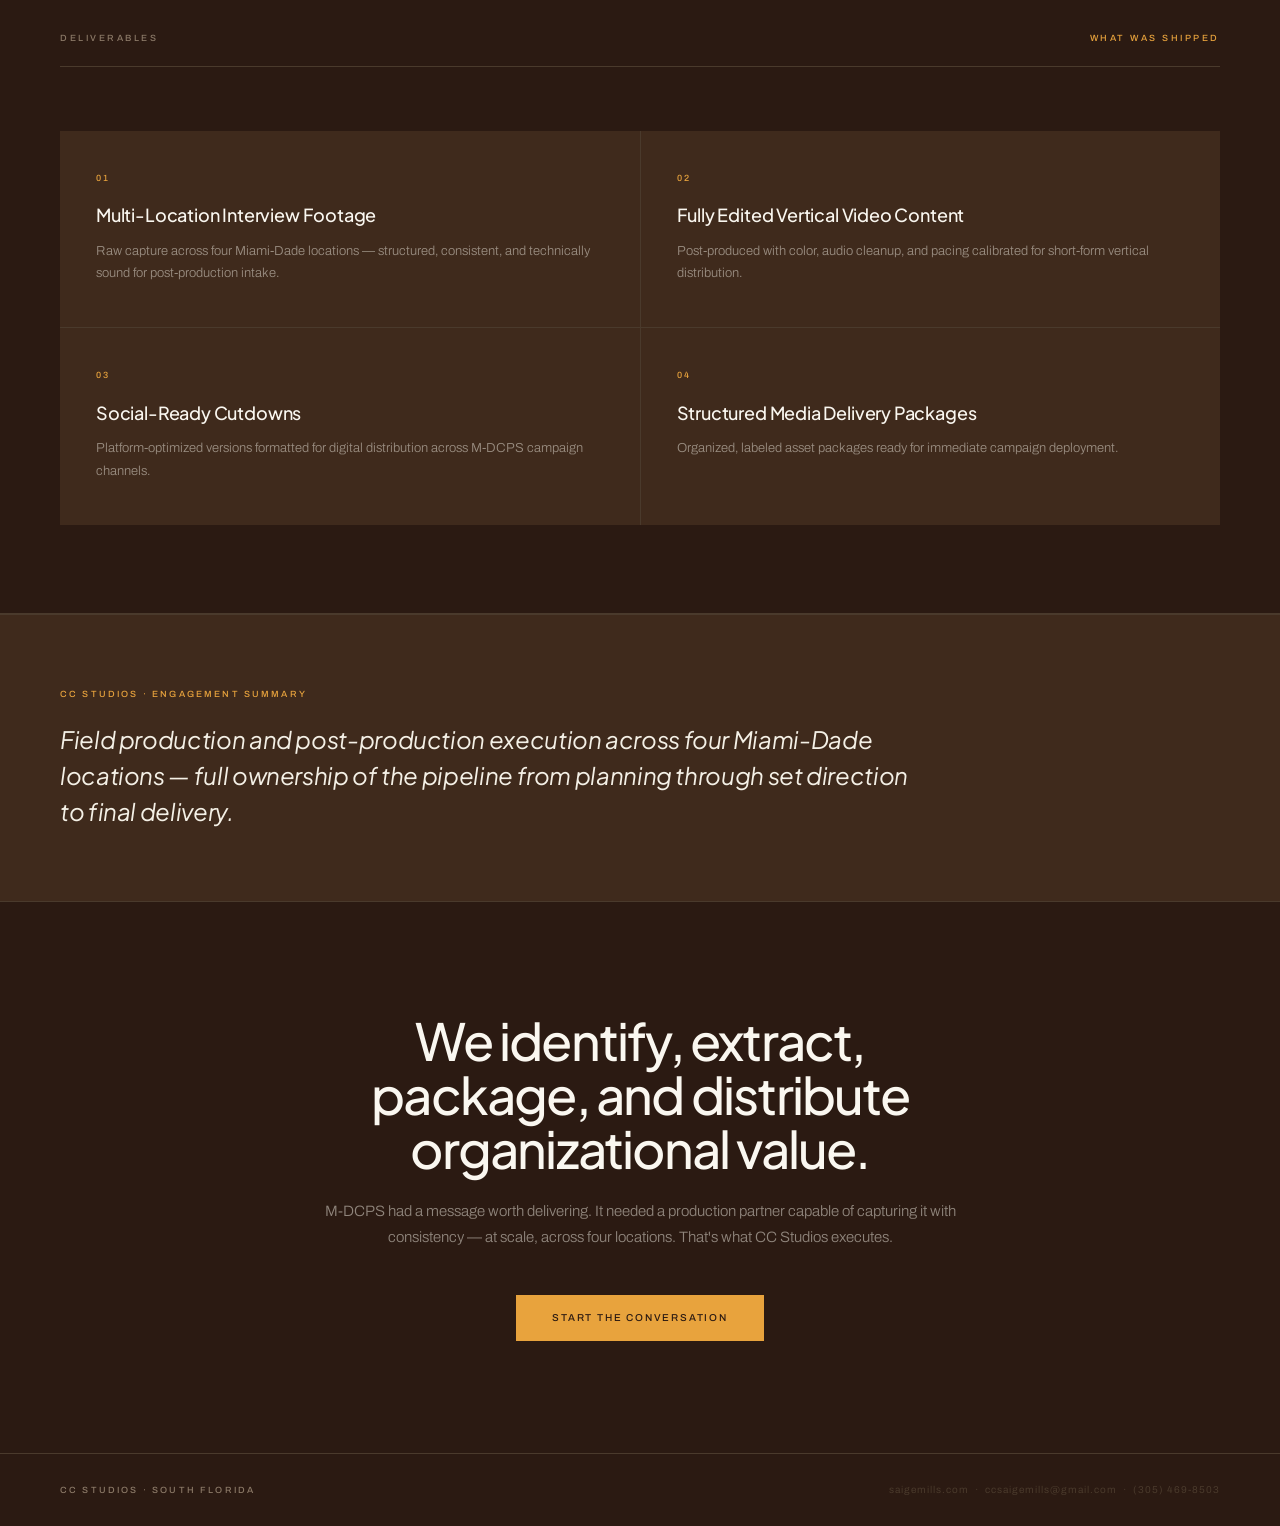
<file: mdcps/index.html>
<!DOCTYPE html>
<html lang="en">
<head>
<meta charset="UTF-8">
<meta name="viewport" content="width=device-width, initial-scale=1.0">
<title>M-DCPS — Your Best Choice · CC Studios</title>
<meta property="og:title" content="M-DCPS — Your Best Choice · CC Studios">
<meta property="og:description" content="How CC Studios executed multi-site field production and post-production for the M-DCPS Your Best Choice campaign.">
<link rel="preconnect" href="https://fonts.googleapis.com">
<link href="https://fonts.googleapis.com/css2?family=Archivo:ital,wght@0,300;0,400;0,500;0,600;1,300;1,400&family=Plus+Jakarta+Sans:wght@500;600;700&display=swap" rel="stylesheet">
<link rel="stylesheet" href="/assets/css/tokens.css">
<style>
:root {
  --ink:          #2B1A12;
  --linen:        #F4F0E6;
  --charcoal:     #3F2A1C;
  --ash:          #4A3A2C;
  --fog:          #8C7A68;
  --sand:         #E8A33D;
  --sand-dim:     rgba(232,163,61,0.10);
  --sand-border:  rgba(232,163,61,0.22);
  --white:        #FAF7F0;
  --card:         #1A100A;
}
*{margin:0;padding:0;box-sizing:border-box}
html{scroll-behavior:smooth}
body{
  background:var(--ink);
  color:var(--linen);
  font-family:'Archivo',sans-serif;
  font-size:16px;line-height:1.6;
  overflow-x:hidden;
  -webkit-font-smoothing:antialiased;
}

/* ── NAV ── */
nav{
  position:fixed;top:0;left:0;right:0;z-index:100;
  padding:18px 60px;
  display:flex;align-items:center;justify-content:space-between;
  background:rgba(43,26,18,0.92);
  backdrop-filter:blur(16px);
  border-bottom:1px solid transparent;
  transition:border-color 0.3s;
}
nav.scrolled{border-bottom-color:var(--ash);}
.nav-brand{
  font-size:9px;letter-spacing:0.28em;font-weight:500;
  color:var(--linen);text-transform:uppercase;text-decoration:none;
}
.nav-crumb{font-size:9px;letter-spacing:0.2em;color:var(--fog);text-transform:uppercase;}
.nav-cta{
  font-size:10px;font-weight:500;letter-spacing:0.14em;text-transform:uppercase;
  color:var(--ink);background:var(--sand);
  padding:9px 22px;text-decoration:none;transition:background 0.2s;
}
.nav-cta:hover{background:var(--linen);}

/* ── HERO ── */
.hero{
  position:relative;
  height:100vh;min-height:700px;
  display:flex;align-items:flex-end;
  overflow:hidden;
}
.hero-video{
  position:absolute;inset:0;width:100%;height:100%;
  object-fit:cover;opacity:0.45;
}
.hero-bg-fallback{
  position:absolute;inset:0;
  background:radial-gradient(ellipse 70% 55% at 65% 32%,rgba(232,163,61,0.05) 0%,transparent 65%),var(--ink);
}
.hero-overlay{
  position:absolute;inset:0;
  background:linear-gradient(180deg,rgba(43,26,18,0.1) 0%,rgba(43,26,18,0.35) 48%,rgba(43,26,18,0.88) 78%,var(--ink) 100%);
}
.hero-content{
  position:relative;z-index:2;
  width:100%;max-width:1280px;margin:0 auto;
  padding:0 60px 88px;
}
.hero-eyebrow{
  font-size:9px;letter-spacing:0.28em;font-weight:500;
  color:var(--sand);text-transform:uppercase;margin-bottom:24px;
}
.hero-title{
  font-family:var(--font-display);
  font-weight:500;
  font-size:clamp(52px,8vw,104px);
  line-height:0.9;letter-spacing:-0.045em;
  color:var(--white);margin-bottom:52px;
}
.hero-title em{color:var(--sand);font-style:italic;}
.hero-stats{
  display:flex;border-top:1px solid var(--ash);padding-top:32px;
  flex-wrap:wrap;gap:0;
}
.hero-stat{padding-right:52px;margin-right:52px;border-right:1px solid var(--ash);}
.hero-stat:last-child{border-right:none;padding-right:0;margin-right:0;}
.stat-number{
  font-family:var(--font-display);
  font-size:38px;font-weight:500;
  color:var(--sand);line-height:1;letter-spacing:-0.03em;margin-bottom:6px;
}
.stat-label{font-size:9px;letter-spacing:0.2em;color:var(--fog);text-transform:uppercase;}

/* ── PHONES — right after hero ── */
.phones-section{
  background:var(--charcoal);
  padding:80px 0 72px;
  border-bottom:1px solid var(--ash);
  overflow:hidden;
}
.phones-inner{max-width:1380px;margin:0 auto;padding:0 60px;}
.phones-header{display:flex;align-items:flex-end;justify-content:space-between;margin-bottom:64px;}
.phones-note{font-size:13px;color:var(--fog);max-width:280px;text-align:right;line-height:1.75;font-weight:300;}

.phones-grid{display:grid;grid-template-columns:repeat(4,1fr);gap:16px;align-items:end;}
.phone-wrap{
  display:flex;flex-direction:column;align-items:center;
  transition:transform 0.3s cubic-bezier(0.34,1.56,0.64,1);
}
.phone-wrap:hover{transform:translateY(-10px) scale(1.02);}
.phone-wrap:nth-child(2){margin-top:32px;}
.phone-wrap:nth-child(4){margin-top:52px;}
  @media(max-width:900px){
  .phone-wrap:nth-child(3) .vimeo-wrap{ background-position:center 20%; }
  .phone-wrap:nth-child(4) .vimeo-wrap{ background-position:center top; }
}
@media(min-width:901px) and (max-width:1000px){
  .phones-grid{grid-template-columns:repeat(2,1fr);}
  .phone-wrap:nth-child(2),.phone-wrap:nth-child(4){margin-top:0;}
}
.phone{
  width:100%;max-width:208px;
  aspect-ratio:9/19.5;
  background:var(--ink);
  border-radius:30px;
  border:2px solid rgba(255,255,255,0.1);
  box-shadow:0 0 0 1px rgba(0,0,0,0.8),0 24px 56px rgba(0,0,0,0.55),inset 0 1px 0 rgba(255,255,255,0.05);
  overflow:hidden;position:relative;
}
.phone::before{
  content:'';position:absolute;top:12px;left:50%;transform:translateX(-50%);
  width:64px;height:6px;background:rgba(255,255,255,0.07);border-radius:3px;z-index:10;
}
.phone{ cursor:pointer; }
.vimeo-wrap{ position:absolute;inset:0;background-size:cover;background-position:center;background-color:var(--ink);overflow:hidden; }
.vimeo-wrap iframe{ 
  position:absolute;
  top:50%;left:50%;
  width:100%;
  height:100%;
  transform:translate(-50%,-50%);
  border:none;
  pointer-events:none;
}
.phone-tint{ position:absolute;inset:0;background:rgba(0,0,0,0);transition:background 0.25s;z-index:3;pointer-events:none; }
.phone.hovered .phone-tint{ background:rgba(0,0,0,0.2); }
.play-btn{ position:absolute;top:50%;left:50%;transform:translate(-50%,-58%);width:56px;height:56px;border-radius:50%;background:rgba(232,163,61,0.92);display:flex;align-items:center;justify-content:center;z-index:8;opacity:0;transition:opacity 0.22s,transform 0.22s;cursor:pointer;pointer-events:none; }
.play-btn::after{ content:'';width:0;height:0;border-style:solid;border-width:9px 0 9px 16px;border-color:transparent transparent transparent var(--ink);margin-left:4px; }
.phone.hovered:not(.playing) .play-btn{ opacity:1;pointer-events:auto;transform:translate(-50%,-50%); }
.play-btn:hover{ background:var(--linen); }
.pause-btn{ position:absolute;top:50%;left:50%;transform:translate(-50%,-50%);width:50px;height:50px;border-radius:50%;background:rgba(43,26,18,0.5);backdrop-filter:blur(4px);display:flex;align-items:center;justify-content:center;gap:6px;z-index:8;opacity:0;pointer-events:none;transition:opacity 0.2s;cursor:pointer; }
.pause-btn span{ display:block;width:3px;height:16px;background:var(--white);border-radius:2px; }
.phone.playing.hovered .pause-btn{ opacity:1;pointer-events:auto; }
.phone-bassant .vimeo-wrap{background:linear-gradient(160deg,#182030 0%,#0e1620 55%,#080c14 100%);}
.phone-neri    .vimeo-wrap{background:linear-gradient(160deg,#281a0a 0%,#180e06 55%,#0c0806 100%);}
.phone-hall    .vimeo-wrap{background:linear-gradient(160deg,#1a1030 0%,#100a1e 55%,#080810 100%);}
.phone-arias   .vimeo-wrap{background:linear-gradient(160deg,#200a0a 0%,#160606 55%,#0c0808 100%);}
.phone-dot-grid{
  position:absolute;inset:0;z-index:1;opacity:0.05;
  background-image:radial-gradient(circle,rgba(232,163,61,0.9) 1px,transparent 1px);
  background-size:22px 22px;
}
.phone-overlay{
  position:absolute;bottom:0;left:0;right:0;
  padding:16px 15px 24px;
  background:linear-gradient(transparent,rgba(43,26,18,0.9));
  display:flex;flex-direction:column;gap:5px;
  z-index:5;pointer-events:none;
}
.phone-content-tag{
  font-size:8px;letter-spacing:0.16em;
  color:rgba(244,240,230,0.45);text-transform:uppercase;
  background:rgba(0,0,0,0.35);padding:3px 8px;width:fit-content;
}
.phone-title-text{
  font-family:var(--font-display);
  font-size:13px;font-weight:500;color:var(--white);
  line-height:1.3;letter-spacing:-0.01em;
}
.phone-alias-text{font-size:11px;font-style:italic;font-weight:300;color:var(--sand);}
.phone-sand-bar{width:24px;height:1.5px;background:var(--sand);margin-top:4px;}
.phone-label{
  margin-top:16px;font-size:9px;letter-spacing:0.16em;
  color:var(--fog);text-transform:uppercase;text-align:center;
}

/* ── OVERVIEW + SCOPE ── */
.overview-section{max-width:1280px;margin:0 auto;padding:88px 60px;}
.sec-label{
  font-size:9px;letter-spacing:0.28em;text-transform:uppercase;
  color:var(--fog);font-weight:500;
  padding-bottom:20px;border-bottom:1px solid var(--ash);
  margin-bottom:64px;
  display:flex;justify-content:space-between;align-items:center;
}
.sec-label span{color:var(--sand);}
.overview-grid{display:grid;grid-template-columns:1fr 1fr;gap:88px;align-items:start;}
.sec-title{
  font-family:var(--font-display);
  font-weight:500;font-size:clamp(32px,4.5vw,60px);
  line-height:0.96;letter-spacing:-0.035em;
  color:var(--white);margin-bottom:24px;
}
.sec-title em{color:var(--sand);font-style:italic;}
.body-text{font-size:15px;line-height:1.78;color:rgba(244,240,230,0.6);font-weight:300;}
.tag-row{display:flex;flex-wrap:wrap;gap:8px;margin-top:28px;}
.tag{
  padding:4px 12px;font-size:10px;letter-spacing:0.1em;
  background:transparent;color:var(--fog);
  border:1px solid var(--ash);text-transform:uppercase;
}
/* Gardens scope-block — keeping this as intended */
.scope-block{
  background:rgba(255,255,255,0.02);
  border:1px solid var(--ash);
  padding:28px 32px;
}
.callout-label{
  font-size:9px;letter-spacing:0.24em;text-transform:uppercase;
  color:var(--sand);margin-bottom:18px;font-weight:500;
}
.scope-list{list-style:none;padding:0;margin:0;}
.scope-list li{
  font-size:14px;line-height:1.75;
  color:rgba(244,240,230,0.6);font-weight:300;
  padding:9px 0 9px 18px;
  border-bottom:1px solid rgba(58,58,58,0.5);
  position:relative;
}
.scope-list li::before{
  content:'';position:absolute;left:0;top:50%;transform:translateY(-50%);
  width:4px;height:4px;background:var(--sand);border-radius:50%;
}
.scope-list li:last-child{border-bottom:none;}

/* ── DELIVERABLES ── */
.deliverables-section{max-width:1280px;margin:0 auto;padding:64px 60px 88px;}
.deliverables-grid{display:grid;grid-template-columns:1fr 1fr;gap:1px;background:var(--ash);margin-top:64px;}
.deliverable-card{
  background:var(--charcoal);padding:40px 36px;
  border-bottom:2px solid transparent;
  transition:background 0.25s,border-color 0.25s;
}
.deliverable-card:hover{background:var(--card);border-bottom-color:var(--sand);}
.del-num{font-size:9px;letter-spacing:0.24em;text-transform:uppercase;color:var(--sand);margin-bottom:16px;font-weight:500;}
.del-title{
  font-family:var(--font-display);
  font-size:18px;font-weight:500;color:var(--white);margin-bottom:10px;letter-spacing:-0.01em;
}
.del-desc{font-size:13px;line-height:1.75;color:rgba(244,240,230,0.5);font-weight:300;}

/* ── POSITIONING — full-width horizontal ── */
.positioning-strip{
  border-top:1px solid var(--ash);border-bottom:1px solid var(--ash);
  background:var(--charcoal);padding:72px 60px;
}
.positioning-strip-inner{max-width:1280px;margin:0 auto;}
.pos-label{font-size:9px;letter-spacing:0.24em;text-transform:uppercase;color:var(--sand);margin-bottom:20px;font-weight:500;}
.pos-text{
  font-family:var(--font-display);
  font-size:clamp(17px,1.9vw,24px);font-weight:400;font-style:italic;
  color:var(--linen);line-height:1.5;letter-spacing:-0.015em;
  max-width:860px;
}

/* ── CLOSE ── */
.close-section{text-align:center;padding:112px 60px;max-width:760px;margin:0 auto;}
.close-title{
  font-family:var(--font-display);
  font-size:clamp(28px,4vw,52px);font-weight:500;
  line-height:1.05;color:var(--white);margin-bottom:22px;letter-spacing:-0.035em;
}
.close-body{font-size:15px;line-height:1.78;color:rgba(244,240,230,0.5);margin-bottom:44px;font-weight:300;}
.close-cta{
  display:inline-flex;align-items:center;
  background:var(--sand);color:var(--ink);
  padding:15px 36px;
  font-size:10px;font-weight:500;letter-spacing:0.18em;text-transform:uppercase;
  text-decoration:none;transition:background 0.2s,transform 0.15s;
}
.close-cta:hover{background:var(--linen);transform:translateY(-2px);}

/* ── FOOTER ── */
footer{
  border-top:1px solid var(--ash);padding:28px 60px;
  display:flex;align-items:center;justify-content:space-between;flex-wrap:wrap;gap:12px;
}
.footer-brand{font-size:9px;letter-spacing:0.24em;text-transform:uppercase;color:var(--fog);font-weight:500;}
.footer-info{font-size:10px;letter-spacing:0.1em;color:var(--ash);}

/* ── REVEAL ── */
.reveal{opacity:0;transform:translateY(20px);transition:opacity 0.65s ease,transform 0.65s ease;}
.reveal.in{opacity:1;transform:translateY(0);}
.d1{transition-delay:0.08s}.d2{transition-delay:0.16s}.d3{transition-delay:0.24s}.d4{transition-delay:0.32s}
@media(prefers-reduced-motion:reduce){.reveal{opacity:1;transform:none;}.phone-wrap:hover{transform:none;}}

/* ── RESPONSIVE ── */
@media(max-width:900px){
  nav{padding:16px 28px;}
  .nav-crumb{display:none;}
  .hero-content,.phones-inner,.overview-section,.deliverables-section{padding-left:28px;padding-right:28px;}
  .hero-content{padding-bottom:72px;}
  .overview-section{padding-top:48px;padding-bottom:48px;}
.sec-label{margin-bottom:32px;}
  .hero-stats{flex-wrap:wrap;gap:20px;justify-content:flex-start;}
  .hero-stat{border-right:none;padding-right:0;margin-right:0;border-bottom:1px solid var(--ash);padding-bottom:14px;}
  .hero-stat:last-child{border-bottom:none;}
  .overview-grid,.deliverables-grid{grid-template-columns:1fr;}
  .phones-grid{grid-template-columns:repeat(2,1fr);}
  .phones-header{flex-direction:column;gap:16px;align-items:flex-start;}
  .phones-note{text-align:left;max-width:100%;}
  .sec-label{justify-content:flex-start;gap:8px;}
  .phone-wrap:nth-child(2),.phone-wrap:nth-child(4){margin-top:0;}
  .phone{max-width:100%;}
  .positioning-strip{padding:52px 28px;}
  .close-section{padding:80px 28px;}
  footer{flex-direction:column;text-align:center;padding:24px 28px;}
}
</style>
</head>
<body>

<!-- NAV -->
<nav id="nav">
  <a href="https://saigehub.github.io/cc-studios-case-studies/index.html" class="nav-brand">CC Studios</a>
  <span class="nav-crumb">Case Study — Civic · Education</span>
  <a href="mailto:ccsaigemills@gmail.com" class="nav-cta">Work Together</a>
</nav>

<!-- HERO -->
<section class="hero">
  <!--
    Drop your hero video here when ready:
    <video class="hero-video" autoplay muted loop playsinline>
      <source src="assets/videos/mdcps-hero.mp4" type="video/mp4">
    </video>
  -->
  <!-- HERO BACKGROUND — 5 image strip -->
  <div class="hero-bg-fallback" style="inset:0;position:absolute;display:grid;grid-template-columns:repeat(4,1fr);gap:2px;overflow:hidden;">
    <div style="overflow:hidden;"><img src="assets/images/1.jpg" style="width:100%;height:100%;object-fit:cover;object-position:center top;display:block;"></div>
    <div style="overflow:hidden;"><img src="assets/images/2.jpg" style="width:100%;height:100%;object-fit:cover;object-position:center top;display:block;"></div>
    <div style="overflow:hidden;"><img src="assets/images/3.jpg" style="width:100%;height:100%;object-fit:cover;object-position:center top;display:block;"></div>
    <div style="overflow:hidden;"><img src="assets/images/4.jpg" style="width:100%;height:100%;object-fit:cover;object-position:center top;display:block;"></div>
  </div>
  <div class="hero-overlay"></div>
  <div class="hero-content">
    <div class="hero-eyebrow">CC Studios · Field Production &amp; Post-Production · 2024</div>
    <h1 class="hero-title">Your <em>Best</em><br>Choice</h1>
    <div class="hero-stats">
      <div class="hero-stat">
        <div class="stat-number">4</div>
        <div class="stat-label">Production Locations</div>
      </div>
      <div class="hero-stat">
        <div class="stat-number">4</div>
        <div class="stat-label">Interview Subjects</div>
      </div>
      <div class="hero-stat">
        <div class="stat-number">End&#8209;to&#8209;End</div>
<div class="stat-label">Multi-Site <em style="color:var(--sand);font-style:normal;">Field Production</em></div>
      </div>
      <div class="hero-stat">
        <div class="stat-number">Vertical</div>
        <div class="stat-label">Social-First Delivery</div>
      </div>
    </div>
  </div>
</section>

<!-- PROJECT CONTEXT -->
<div style="border-bottom:1px solid var(--ash);">
  <div class="overview-section reveal">
    <div class="sec-label">Project Context <span>M-DCPS · Your Best Choice Campaign</span></div>
    <div class="overview-grid">
      <div>
        <h2 class="sec-title">A school district on<br>defense.<br><em>A message worth delivering.</em></h2>
        <p class="body-text">Miami-Dade County Public Schools entered 2024 managing a 13,000-student enrollment decline. The sharpest single-year drops in the district's modern history. The projected loss was 5,000 students. The actual loss was 13,059. The budget consequence was an immediate $100 million reduction.</p>
        <p class="body-text" style="margin-top:16px;">Your Best Choice was the district's coordinated public response — a campaign to reframe M-DCPS as the competitive, premier educational choice in South Florida. CC Studios produced the visual content anchoring that campaign.</p>
      </div>
      <div>
        <div class="scope-block reveal d2">
          <div class="callout-label">The Enrollment Reality</div>
          <ul class="scope-list">
            <li>326,279 students enrolled prior to decline</li>
            <li>313,220 students post-contraction — a loss of 13,059</li>
            <li>District projected 5,000 losses. Actual overshoot: 8,000</li>
            <li>$100M immediate budget reduction following the drop</li>
            <li>Campaign positioned against private, charter, and voucher alternatives</li>
          </ul>
        </div>
      </div>
    </div>
  </div>
</div>

<!-- PHONES — visual leads -->
<div class="phones-section">
  <div class="phones-inner">
    <div class="phones-header reveal">
      <div>
        <div class="sec-label" style="margin-bottom:20px;">The Work <span>Miami-Dade County Public Schools</span></div>
        <h2 class="sec-title" style="margin-bottom:0;">Four voices.<br><em>Four locations.</em></h2>
      </div>
      <p class="phones-note">Civic leaders, restaurateurs, visual artists, and digital creators — each captured on-location across Miami-Dade.</p>
    </div>
    <div class="phones-grid">
      <div class="phone-wrap phone-bassant reveal d1">
        <div class="phone" data-vimeo="1199840733">
          <div class="vimeo-wrap"></div>
          <div class="phone-tint"></div>
          <div class="play-btn"></div>
          <div class="pause-btn"><span></span><span></span></div>
          <div class="phone-dot-grid"></div>
          <div class="phone-overlay">
            <div class="phone-content-tag">Miami Beach</div>
            <div class="phone-title-text">Brittnie<br>Bassant</div>
            <div class="phone-sand-bar"></div>
          </div>
        </div>
        <div class="phone-label">Civic Leadership</div>
      </div>
      <div class="phone-wrap phone-neri reveal d2">
        <div class="phone" data-vimeo="1199840731">
          <div class="vimeo-wrap"></div>
          <div class="phone-tint"></div>
          <div class="play-btn"></div>
          <div class="pause-btn"><span></span><span></span></div>
          <div class="phone-dot-grid"></div>
          <div class="phone-overlay">
            <div class="phone-content-tag">Downtown Miami</div>
            <div class="phone-title-text">Frank<br>Neri</div>
            <div class="phone-sand-bar"></div>
          </div>
        </div>
        <div class="phone-label">Hospitality Operator</div>
      </div>
      <div class="phone-wrap phone-hall reveal d3">
        <div class="phone" data-vimeo="1199840732">
          <div class="vimeo-wrap"></div>
          <div class="phone-tint"></div>
          <div class="play-btn"></div>
          <div class="pause-btn"><span></span><span></span></div>
          <div class="phone-dot-grid"></div>
          <div class="phone-overlay">
            <div class="phone-content-tag">Miami · Studio HAZ</div>
            <div class="phone-title-text">Joshua Hall</div>
            <div class="phone-alias-text">Baghead</div>
            <div class="phone-sand-bar"></div>
          </div>
        </div>
        <div class="phone-label">Visual Artist</div>
      </div>
      <div class="phone-wrap phone-arias reveal d4">
        <div class="phone" data-vimeo="1199840735">
          <div class="vimeo-wrap"></div>
          <div class="phone-tint"></div>
          <div class="play-btn"></div>
          <div class="pause-btn"><span></span><span></span></div>
          <div class="phone-dot-grid"></div>
          <div class="phone-overlay">
            <div class="phone-content-tag">Miami · CP Media</div>
            <div class="phone-title-text">Alexander Arias</div>
            <div class="phone-alias-text">Mr. Red</div>
            <div class="phone-sand-bar"></div>
          </div>
        </div>
        <div class="phone-label">Digital Creator</div>
      </div>
    </div>
  </div>
</div>

<!-- OVERVIEW + SCOPE -->
<div style="border-bottom:1px solid var(--ash);">
  <div class="overview-section reveal">
    <div class="sec-label">Engagement Overview <span>M-DCPS · Your Best Choice Campaign</span></div>
    <div class="overview-grid">
      <div>
        <h2 class="sec-title">Multi-site field<br>production.<br><em>End-to-end.</em></h2>
        <p class="body-text">CC Studios executed physical production and post across four Miami-Dade locations — maintaining studio-grade consistency from planning through final asset delivery.</p>
        <div class="tag-row">
          <span class="tag">Civic</span>
          <span class="tag">Education</span>
          <span class="tag">Field Production</span>
          <span class="tag">Post-Production</span>
          <span class="tag">Multi-Site</span>
        </div>
      </div>
      <div>
        <div class="scope-block reveal d2">
          <div class="callout-label">Scope of Engagement</div>
          <ul class="scope-list">
            <li>Location planning and technical readiness per site</li>
            <li>Mobile studio deployment — camera, lighting, and audio</li>
            <li>Structured interview capture across four subjects</li>
            <li>End-to-end post-production and editing</li>
            <li>Vertical format optimization for social distribution</li>
            <li>Platform-ready asset delivery</li>
          </ul>
        </div>
      </div>
    </div>
  </div>
</div>

<!-- DELIVERABLES -->
<div style="border-bottom:1px solid var(--ash);">
  <div class="deliverables-section reveal">
    <div class="sec-label" style="margin-bottom:0;">Deliverables <span>What Was Shipped</span></div>
    <div class="deliverables-grid">
      <div class="deliverable-card reveal d1">
        <div class="del-num">01</div>
        <div class="del-title">Multi-Location Interview Footage</div>
        <p class="del-desc">Raw capture across four Miami-Dade locations — structured, consistent, and technically sound for post-production intake.</p>
      </div>
      <div class="deliverable-card reveal d2">
        <div class="del-num">02</div>
        <div class="del-title">Fully Edited Vertical Video Content</div>
        <p class="del-desc">Post-produced with color, audio cleanup, and pacing calibrated for short-form vertical distribution.</p>
      </div>
      <div class="deliverable-card reveal d3">
        <div class="del-num">03</div>
        <div class="del-title">Social-Ready Cutdowns</div>
        <p class="del-desc">Platform-optimized versions formatted for digital distribution across M-DCPS campaign channels.</p>
      </div>
      <div class="deliverable-card reveal d4">
        <div class="del-num">04</div>
        <div class="del-title">Structured Media Delivery Packages</div>
        <p class="del-desc">Organized, labeled asset packages ready for immediate campaign deployment.</p>
      </div>
    </div>
  </div>
</div>

<!-- POSITIONING — full-width horizontal -->
<div class="positioning-strip reveal">
  <div class="positioning-strip-inner">
    <div class="pos-label">CC Studios · Engagement Summary</div>
    <p class="pos-text">Field production and post-production execution across four Miami-Dade locations — full ownership of the pipeline from planning through set direction to final delivery.</p>
  </div>
</div>

<!-- CLOSE -->
<div class="close-section reveal">
  <h2 class="close-title">We identify, extract,<br>package, and distribute<br>organizational value.</h2>
  <p class="close-body">M-DCPS had a message worth delivering. It needed a production partner capable of capturing it with consistency — at scale, across four locations. That's what CC Studios executes.</p>
  <a href="mailto:ccsaigemills@gmail.com" class="close-cta">Start the Conversation</a>
</div>

<!-- FOOTER -->
<footer>
  <span class="footer-brand">CC Studios · South Florida</span>
  <span class="footer-info">saigemills.com &nbsp;·&nbsp; ccsaigemills@gmail.com &nbsp;·&nbsp; (305) 469-8503</span>
</footer>

<script>
// Scroll reveal
const nav = document.getElementById('nav');
window.addEventListener('scroll',()=>{nav.classList.toggle('scrolled',window.scrollY>40);},{passive:true});
const obs = new IntersectionObserver((e)=>{e.forEach(el=>{if(el.isIntersecting)el.target.classList.add('in');});},{threshold:0.08,rootMargin:'0px 0px -32px 0px'});
document.querySelectorAll('.reveal').forEach(el=>obs.observe(el));

document.querySelectorAll('.phone').forEach(phone => {
  const id = phone.dataset.vimeo;
  if(!id) return;
  const wrap = phone.querySelector('.vimeo-wrap');
  const playBtn = phone.querySelector('.play-btn');
  const pauseBtn = phone.querySelector('.pause-btn');
  let thumbUrl = null;

  fetch(`https://vimeo.com/api/oembed.json?url=https://vimeo.com/${id}`)
    .then(r => r.json())
    .then(data => {
      if(data.thumbnail_url){
        thumbUrl = data.thumbnail_url.replace(/_\d+x\d+/,'_640');
        wrap.style.backgroundImage = `url('${thumbUrl}')`;
        wrap.style.backgroundSize = 'cover';
        wrap.style.backgroundPosition = 'center';
      }
    }).catch(()=>{});

  phone.addEventListener('mouseenter',()=>{ phone.classList.add('hovered'); });
  phone.addEventListener('mouseleave',()=>{ phone.classList.remove('hovered'); });

  if('ontouchstart' in window){ phone.classList.add('hovered'); }

  playBtn.addEventListener('click',(e)=>{
    e.stopPropagation();
    if(phone.classList.contains('playing')) return;
    wrap.style.backgroundImage = 'none';
    const iframe = document.createElement('iframe');
    iframe.src = `https://player.vimeo.com/video/${id}?autoplay=1&loop=1&muted=0&title=0&byline=0&portrait=0&controls=0`;
    iframe.allow = 'autoplay; fullscreen';
    iframe.allowFullscreen = true;
    iframe.style.cssText = 'position:absolute;top:50%;left:50%;width:200%;height:100%;transform:translate(-50%,-50%);border:none;pointer-events:none;';
    wrap.appendChild(iframe);
    phone.classList.add('playing');
  });

  pauseBtn.addEventListener('click',(e)=>{
    e.stopPropagation();
    const iframe = wrap.querySelector('iframe');
    if(iframe){ iframe.remove(); }
    if(thumbUrl){ wrap.style.backgroundImage = `url('${thumbUrl}')`; }
    phone.classList.remove('playing');
    if('ontouchstart' in window){ phone.classList.add('hovered'); }
  });
});
</script>
</body>
</html>
</file>
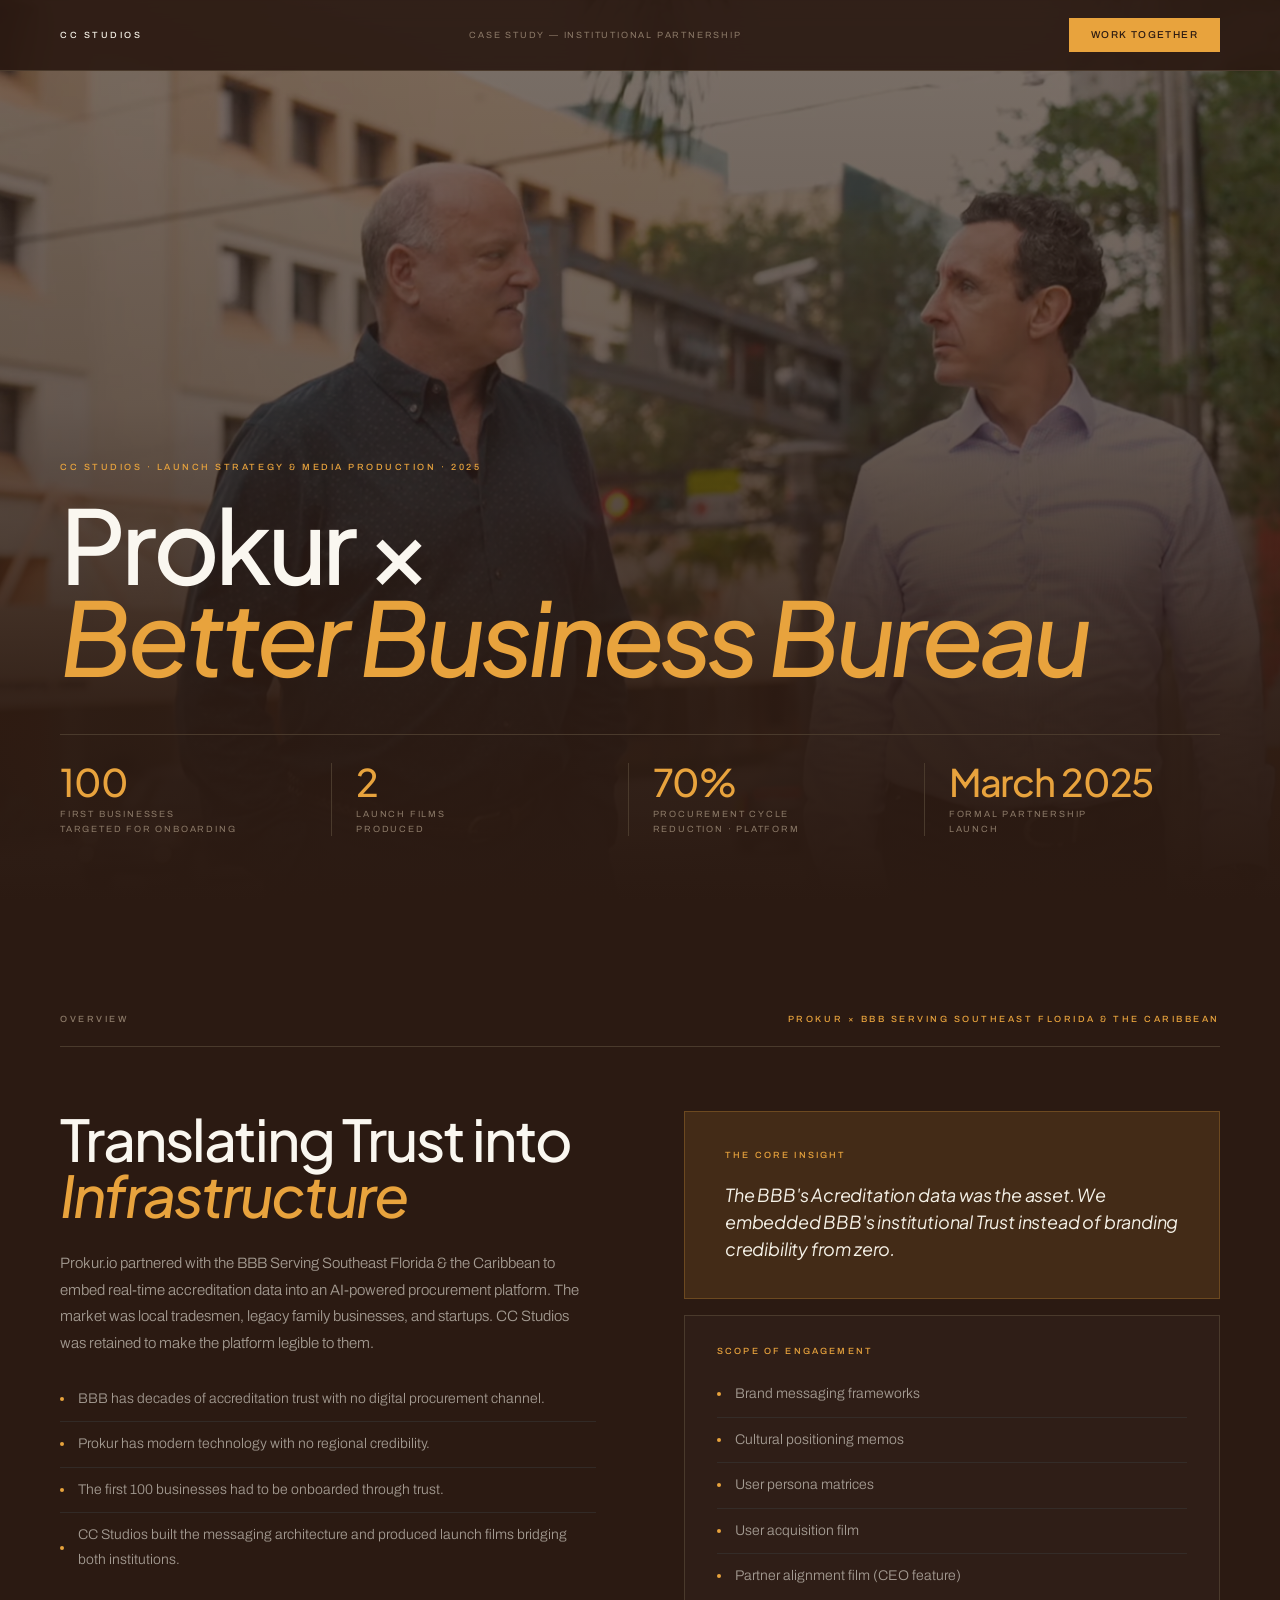
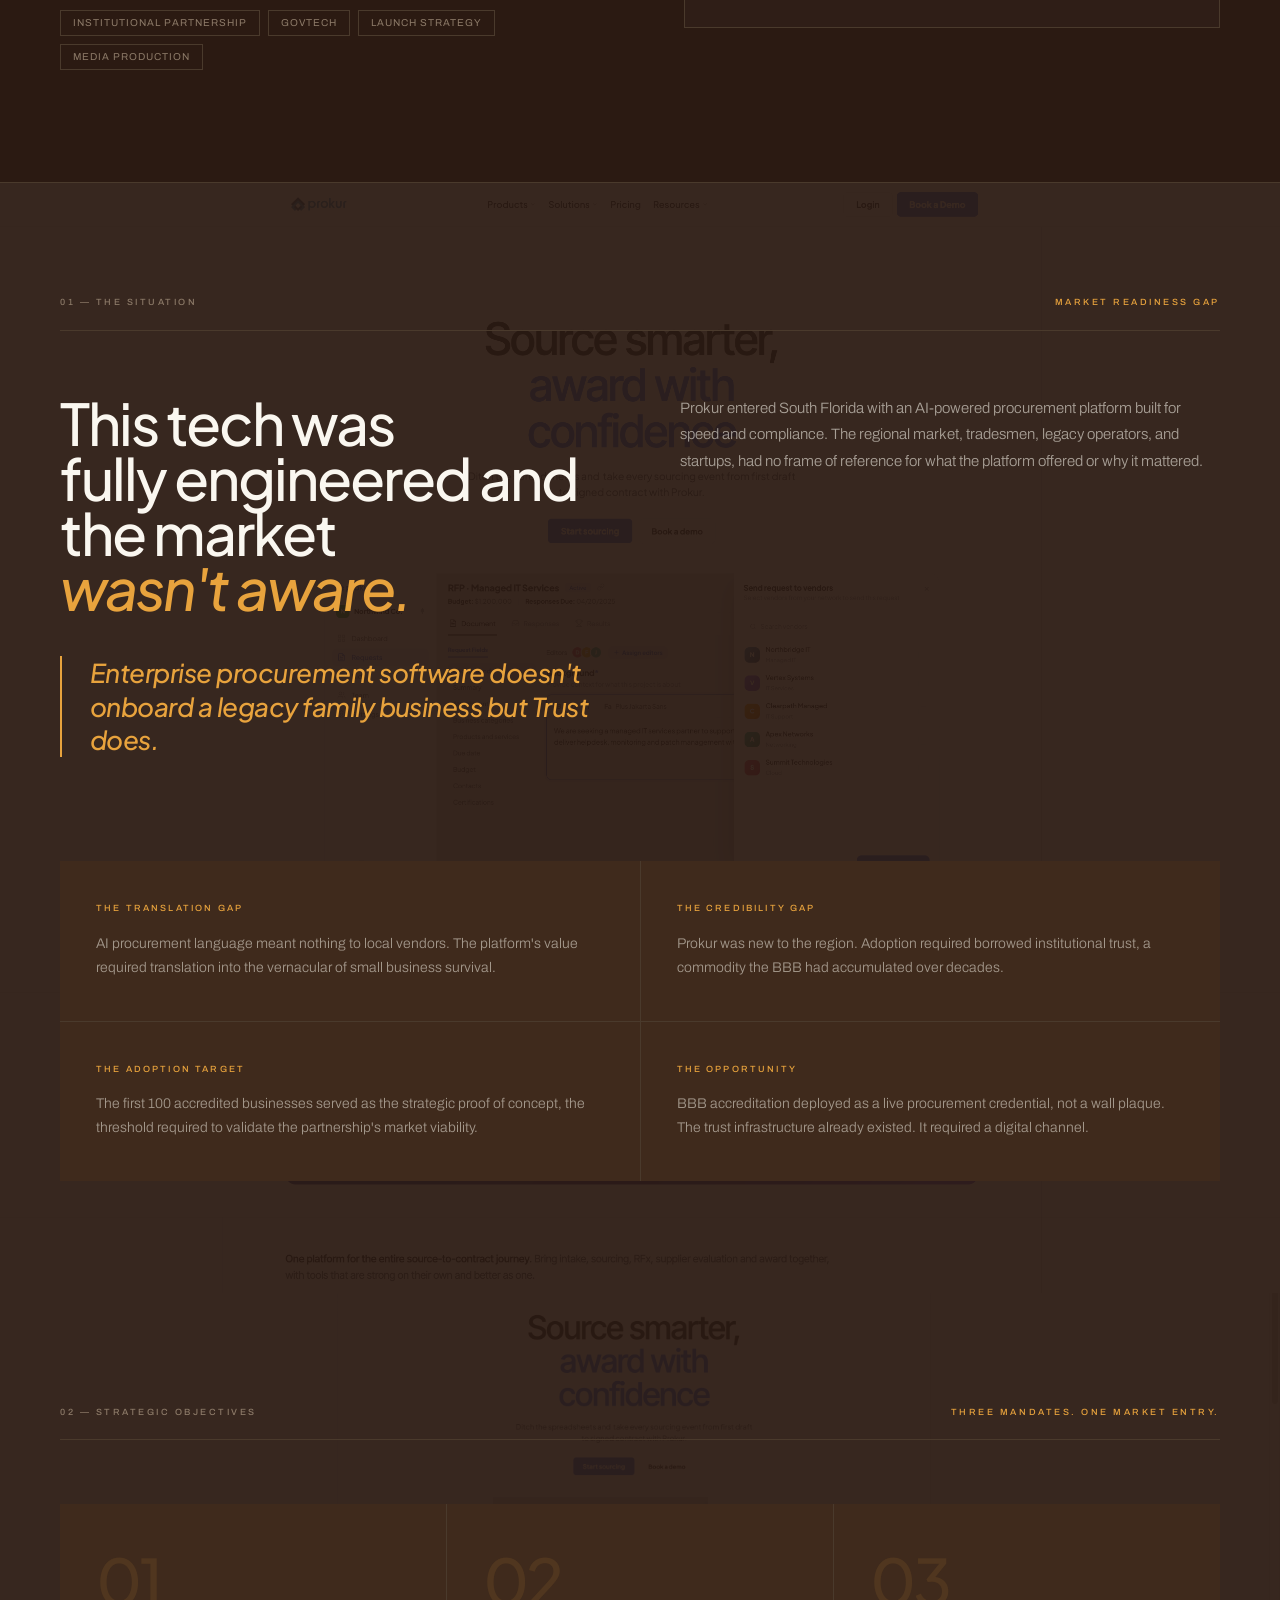
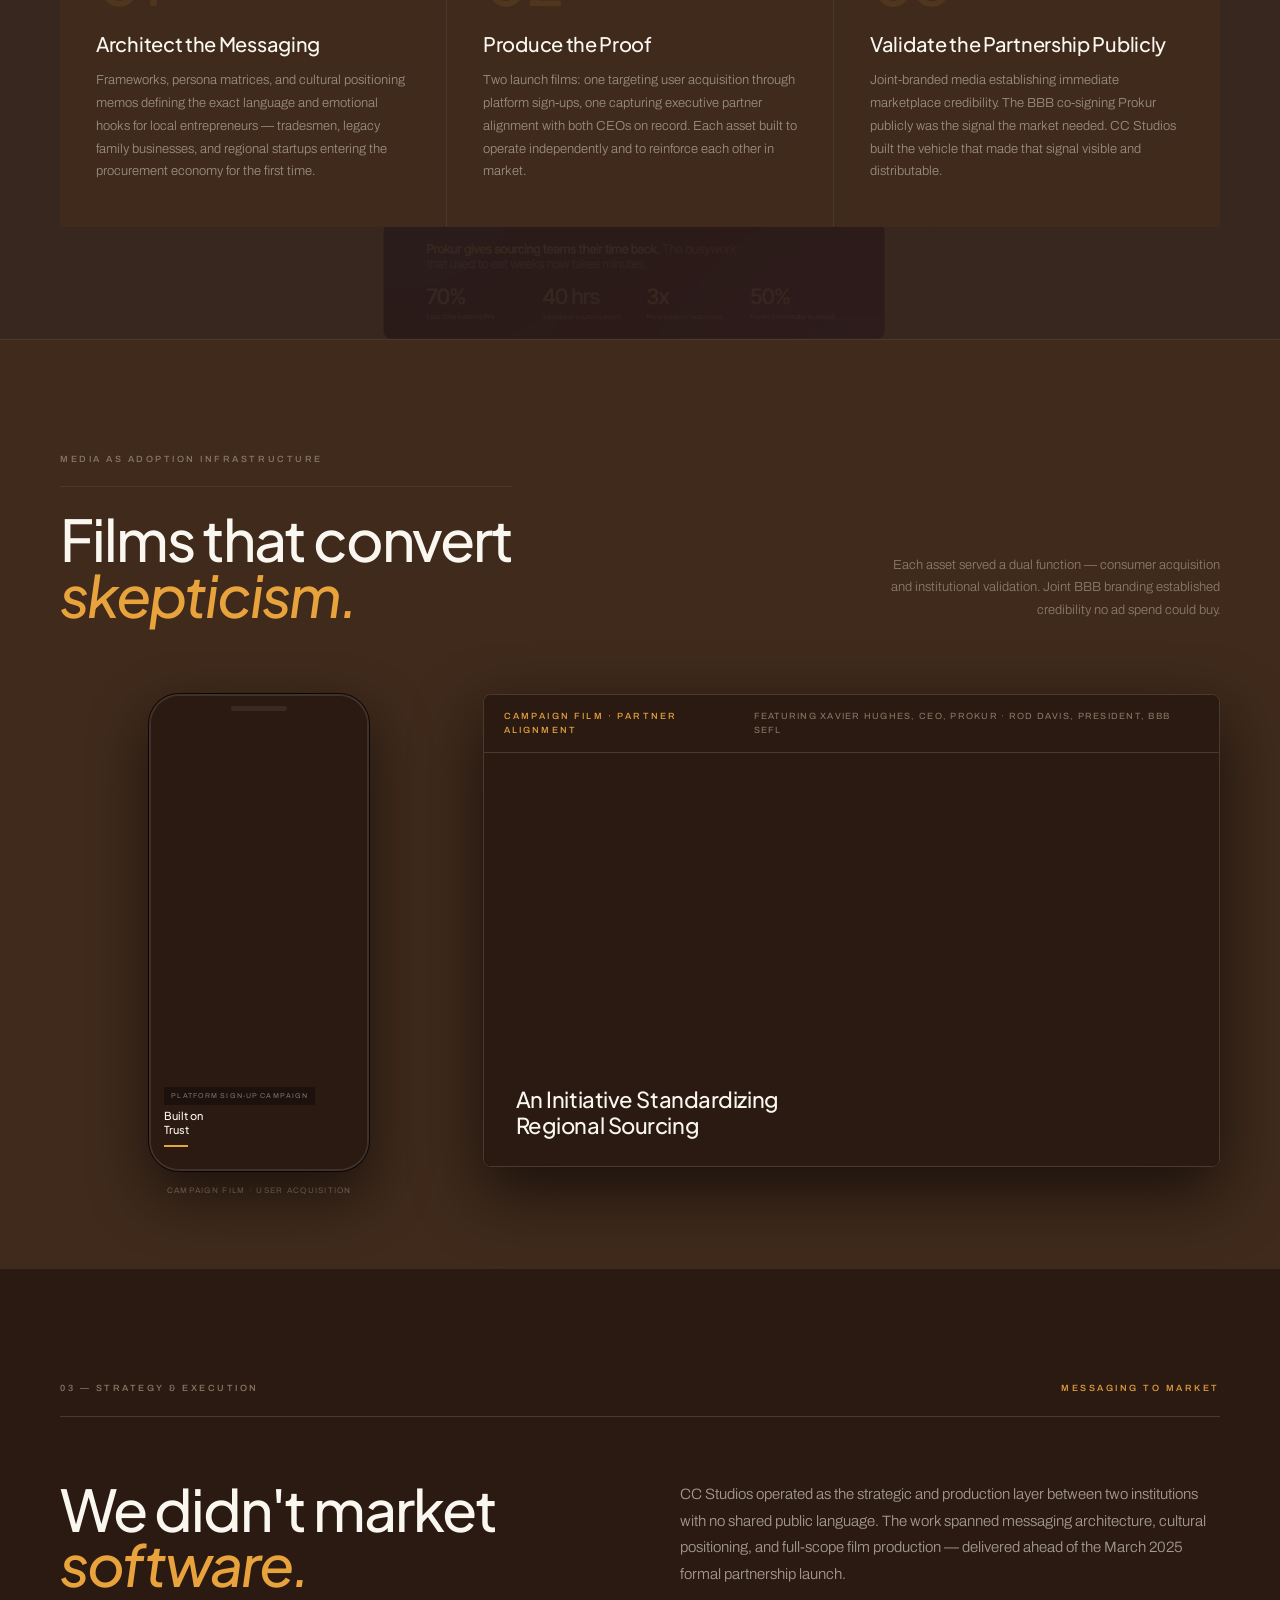
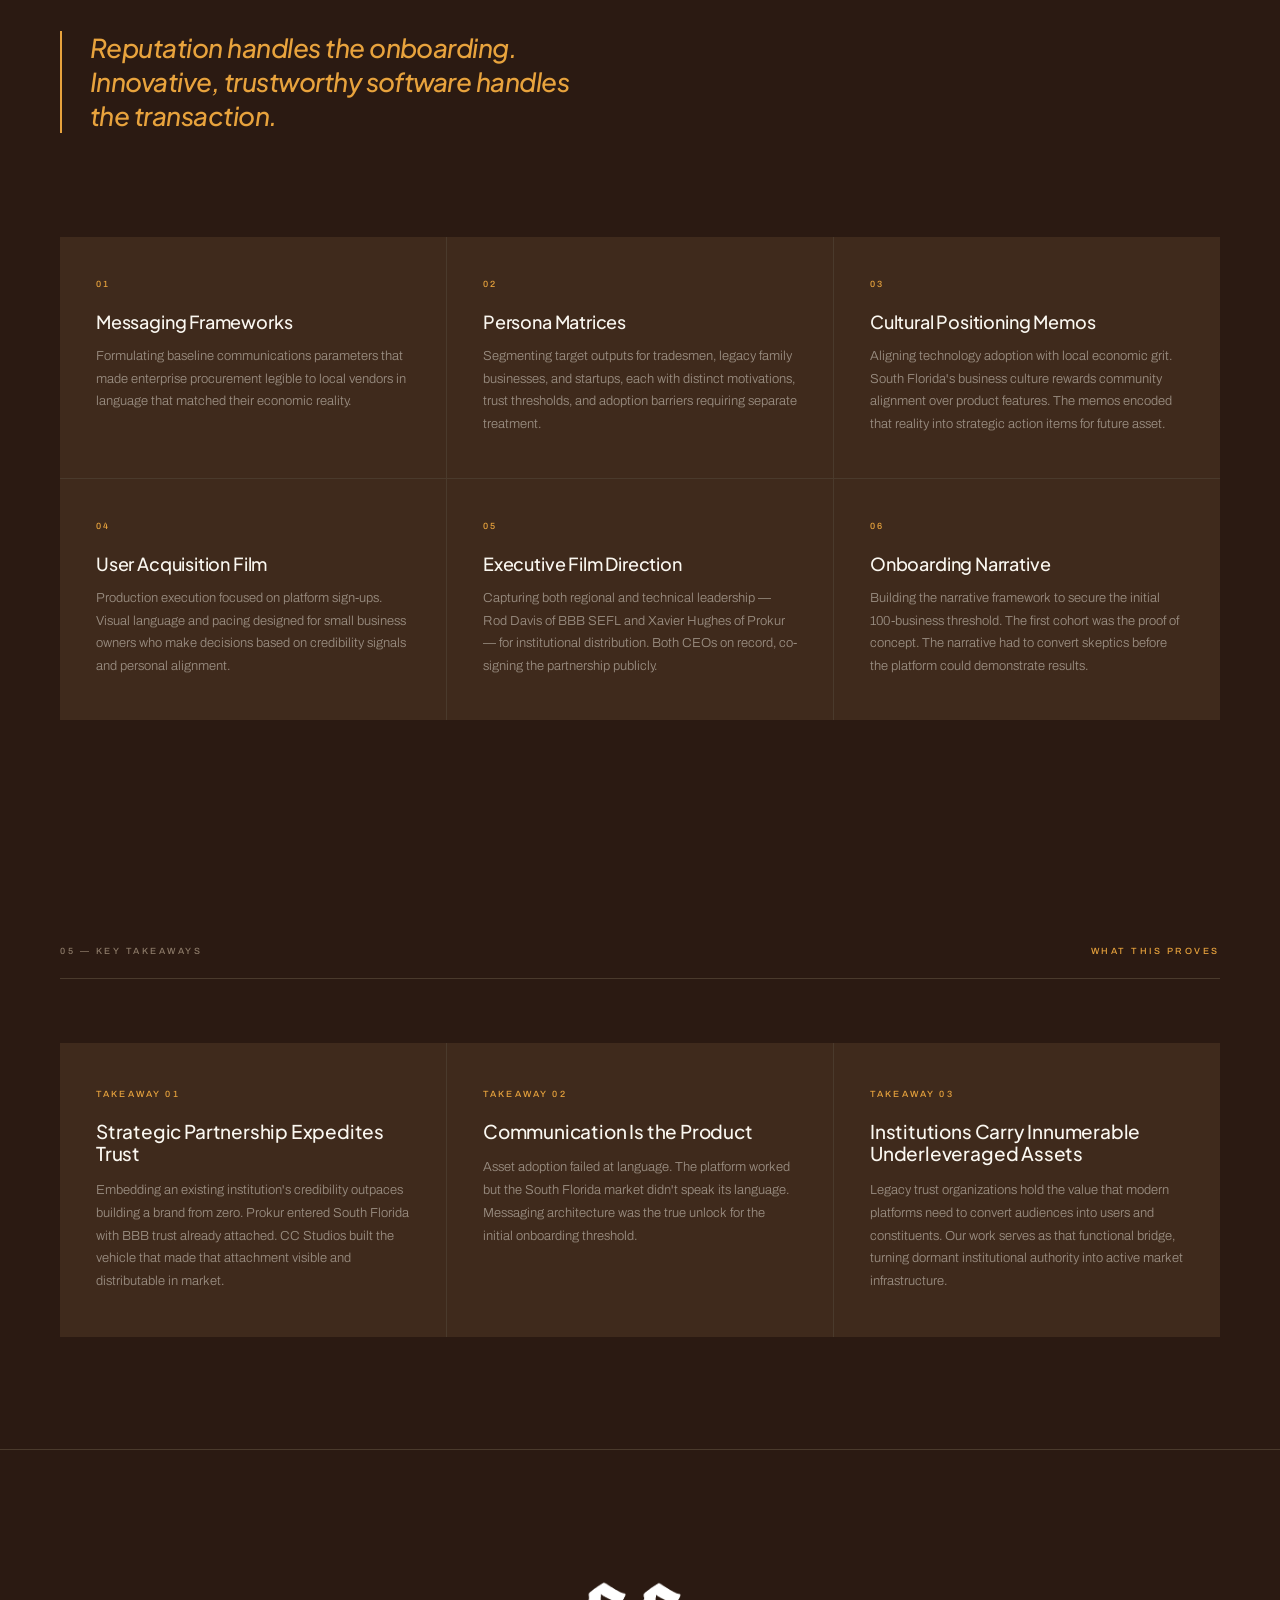
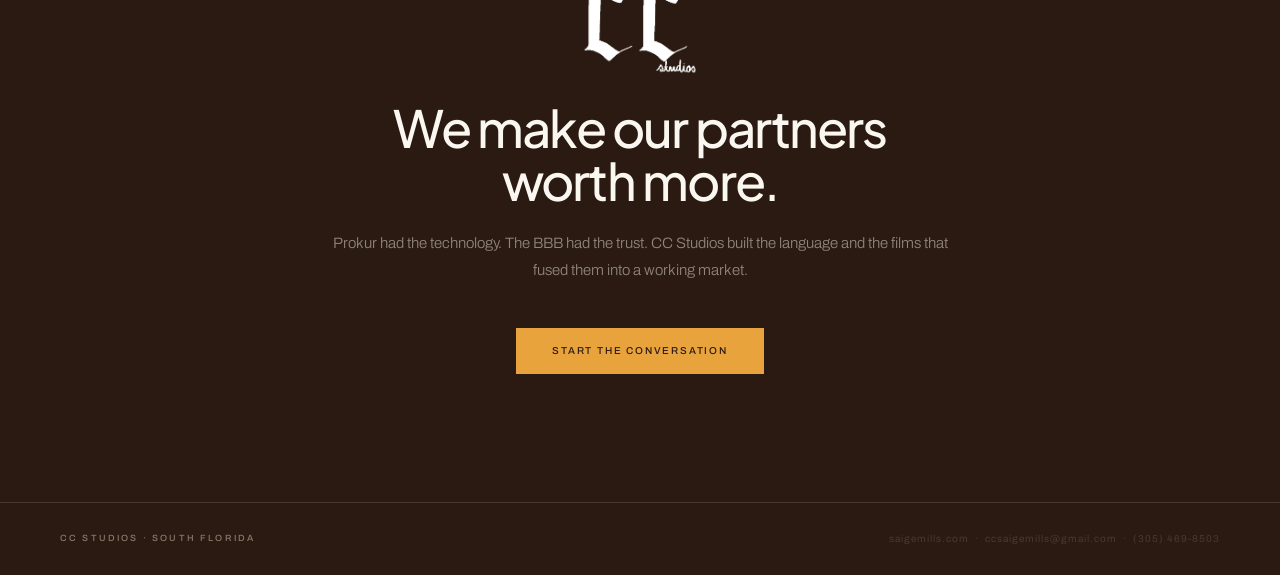
<file: prokur-bbb/index.html>
<!DOCTYPE html>
<html lang="en">
<head>
<meta charset="UTF-8">
<meta name="viewport" content="width=device-width, initial-scale=1.0">
<title>Prokur × BBB — CC Studios</title>
<meta property="og:title" content="Prokur × BBB — CC Studios">
<meta property="og:description" content="How CC Studios translated institutional trust into a working digital procurement market. Launch strategy and media production for Prokur × BBB SEFL.">
<meta property="og:image" content="https://saigehub.github.io/cc-studios/case-studies/prokur-bbb/assets/images/og-image.jpg">
<meta property="og:url" content="https://saigehub.github.io/cc-studios/case-studies/prokur-bbb/">
<link rel="canonical" href="https://saigehub.github.io/cc-studios/case-studies/prokur-bbb/">
<link rel="preconnect" href="https://fonts.googleapis.com">
<link href="https://fonts.googleapis.com/css2?family=Archivo:ital,wght@0,300;0,400;0,500;0,600;1,300;1,400&family=Plus+Jakarta+Sans:wght@500;600;700&display=swap" rel="stylesheet">
<link rel="stylesheet" href="/assets/css/tokens.css">
<style>
:root {
  --ink: #2B1A12;
  --linen: #F4F0E6;
  --charcoal: #3F2A1C;
  --ash: #4A3A2C;
  --fog: #8C7A68;
  --silk: #C7B9A0;
  --sand: #E8A33D;
  --sand-dim: rgba(232,163,61,0.12);
  --sand-border: rgba(232,163,61,0.25);
  --white: #FAF7F0;
  --card: #1A100A;
}

*{margin:0;padding:0;box-sizing:border-box}
html{scroll-behavior:smooth;font-size:16px}
body{
  background:var(--ink);
  color:var(--linen);
  font-family:'Archivo',sans-serif;
  line-height:1.6;
  overflow-x:hidden;
}

.display{
  font-family:var(--font-display);
  font-weight:500;
  letter-spacing:-0.04em;
  line-height:0.92;
}
.heading{
  font-family:var(--font-display);
  font-weight:500;
  letter-spacing:-0.03em;
  line-height:1.0;
}
.label{
  font-family:'Archivo',sans-serif;
  font-size:9px;
  letter-spacing:0.28em;
  text-transform:uppercase;
  color:var(--fog);
}
.label-sand{color:var(--sand);}

/* NAV */
nav{
  position:fixed;top:0;left:0;right:0;z-index:100;
  padding:18px 60px;
  display:flex;align-items:center;justify-content:space-between;
  background:rgba(43,26,18,0.92);
  backdrop-filter:blur(16px);
  border-bottom:1px solid var(--ash);
}
.nav-brand{
  font-family:'Archivo',sans-serif;
  font-size:9px;letter-spacing:0.28em;
  color:var(--linen);text-transform:uppercase;
  text-decoration:none;font-weight:500;
}
.nav-crumb{
  font-size:9px;letter-spacing:0.2em;
  color:var(--fog);text-transform:uppercase;
}
.nav-cta{
  font-family:'Archivo',sans-serif;
  font-size:10px;font-weight:500;
  letter-spacing:0.14em;text-transform:uppercase;
  color:var(--ink);background:var(--sand);
  padding:9px 22px;
  text-decoration:none;
  transition:background 0.2s;
}
.nav-cta:hover{background:var(--linen);}

/* HERO */
.hero{
  position:relative;
  height:100vh;min-height:700px;
  display:flex;align-items:flex-end;
  overflow:hidden;
}
.hero-video{
  position:absolute;inset:0;
  width:100%;height:100%;
  object-fit:cover;
  opacity:0.45;
  transition:opacity 0.5s;
}
.hero-overlay{
  position:absolute;inset:0;
  background:linear-gradient(
    180deg,
    rgba(43,26,18,0.15) 0%,
    rgba(43,26,18,0.35) 45%,
    rgba(43,26,18,0.88) 78%,
    var(--ink) 100%
  );
}
.hero-content{
  position:relative;z-index:2;
  width:100%;max-width:1280px;
  margin:0 auto;
  padding:0 60px 64px;
}
.hero-eyebrow{
  font-size:9px;letter-spacing:0.28em;
  color:var(--sand);text-transform:uppercase;
  font-weight:500;
  margin-bottom:24px;
}
.hero-title{
  font-family:var(--font-display);
  font-weight:500;
  font-size:clamp(52px,8vw,104px);
  line-height:0.9;
  letter-spacing:-0.045em;
  color:var(--white);
  margin-bottom:52px;
}
.hero-title em{
  color:var(--sand);
  font-style:italic;
}
.hero-stats{display:flex;border-top:1px solid var(--ash);padding-top:28px;flex-wrap:nowrap;gap:0;width:100%;}
.hero-stat{flex:1;padding-left:24px;border-right:1px solid var(--ash);}
.hero-stat:first-child{padding-left:0;}
.hero-stat:last-child{border-right:none;}
.stat-number{
  font-family:var(--font-display);
  font-size:38px;font-weight:500;
  color:var(--sand);line-height:1;
  letter-spacing:-0.03em;
  margin-bottom:6px;
}
.stat-label{
  font-size:9px;letter-spacing:0.2em;
  color:var(--fog);text-transform:uppercase;
}

/* LAYOUT */
.section{max-width:1280px;margin:0 auto;padding:112px 60px;}
.section-sm{max-width:1280px;margin:0 auto;padding:80px 60px;}
.divider{border:none;border-top:1px solid var(--ash);margin:0;}
.section-bg-platform{position:relative;overflow:hidden;}
.section-bg-platform::before{content:'';position:absolute;top:0;left:50%;transform:translateX(-50%);width:100vw;height:100%;background:url('../assets/images/platform-screenshot.png') center/cover no-repeat;opacity:0.06;z-index:0;pointer-events:none;}
.section-bg-platform .sec-label,.section-bg-platform>*{position:relative;z-index:1;}
  
/* SECTION LABEL */
.sec-label{
  font-size:9px;letter-spacing:0.28em;
  text-transform:uppercase;
  color:var(--fog);
  padding-bottom:20px;
  border-bottom:1px solid var(--ash);
  margin-bottom:64px;
  display:flex;justify-content:space-between;align-items:center;
  font-family:'Archivo',sans-serif;
  font-weight:500;
}
.sec-label span{color:var(--sand);}

/* SECTION TITLE */
.sec-title{
  font-family:var(--font-display);
  font-weight:500;
  font-size:clamp(32px,4.5vw,60px);
  line-height:0.96;
  letter-spacing:-0.035em;
  color:var(--white);
  margin-bottom:28px;
}
.sec-title em{color:var(--sand);font-style:italic;}

.body-text{
  font-size:15px;line-height:1.78;
  color:rgba(244,240,230,0.6);
  max-width:640px;
  font-weight:300;
}

/* PULL QUOTE */
.pull-quote{
  font-family:var(--font-display);
  font-size:clamp(18px,2.2vw,26px);
  font-weight:500;
  color:var(--sand);
  line-height:1.3;
  letter-spacing:-0.02em;
  border-left:2px solid var(--sand);
  padding-left:28px;
  margin:40px 0;
  font-style:italic;
}

/* BULLET LIST */
.detail-list{
  list-style:none;
  padding:0;
  margin:20px 0;
}
.detail-list li{
  font-size:14px;
  line-height:1.75;
  color:rgba(244,240,230,0.6);
  font-weight:300;
  padding:10px 0;
  border-bottom:1px solid rgba(58,58,58,0.5);
  padding-left:18px;
  position:relative;
}
.detail-list li::before{
  content:'';
  position:absolute;
  left:0;top:50%;
  transform:translateY(-50%);
  width:4px;height:4px;
  background:var(--sand);
  border-radius:50%;
}
.detail-list li:last-child{border-bottom:none;}

/* OVERVIEW */
.overview-grid{display:grid;grid-template-columns:1fr 1fr;gap:88px;align-items:start;}
.callout{
  background:var(--sand-dim);
  border:1px solid var(--sand-border);
  padding:36px 40px;
}
.callout-label{
  font-size:9px;letter-spacing:0.24em;text-transform:uppercase;
  color:var(--sand);margin-bottom:18px;font-weight:500;
}
.callout-text{
  font-family:var(--font-display);
  font-size:18px;line-height:1.5;
  color:var(--linen);font-style:italic;
  font-weight:400;
  letter-spacing:-0.01em;
}
.scope-block{
  background:rgba(255,255,255,0.02);
  border:1px solid var(--ash);
  padding:28px 32px;
  margin-top:16px;
}
.tag-row{display:flex;flex-wrap:wrap;gap:8px;margin-top:28px;}
.tag{
  padding:4px 12px;
  font-size:10px;letter-spacing:0.1em;
  background:transparent;
  color:var(--fog);
  border:1px solid var(--ash);
  font-family:'Archivo',sans-serif;
  text-transform:uppercase;
}

/* SITUATION */
.situation-grid{display:grid;grid-template-columns:1fr 1fr;gap:1px;background:var(--ash);margin-top:64px;}
.situation-card{
  background:var(--charcoal);
  padding:40px 36px;
}
.sit-label{
  font-size:9px;letter-spacing:0.24em;text-transform:uppercase;
  color:var(--sand);margin-bottom:16px;font-weight:500;
}
.sit-text{font-size:14px;line-height:1.75;color:rgba(244,240,230,0.55);font-weight:300;}

/* OBJECTIVES */
.objectives{
  display:grid;grid-template-columns:repeat(3,1fr);
  gap:1px;background:var(--ash);
  margin-top:64px;
}
.objective{background:var(--charcoal);padding:44px 36px;}
.obj-num{
  font-family:var(--font-display);
  font-size:64px;font-weight:500;
  color:rgba(232,163,61,0.1);
  line-height:1;margin-bottom:20px;
  letter-spacing:-0.04em;
}
.obj-title{
  font-family:var(--font-display);
  font-size:20px;font-weight:500;
  color:var(--white);margin-bottom:14px;
  line-height:1.15;letter-spacing:-0.015em;
}
.obj-desc{font-size:13px;line-height:1.75;color:rgba(244,240,230,0.5);font-weight:300;}

/* EXECUTION */
.execution-grid{
  display:grid;grid-template-columns:repeat(3,1fr);
  gap:1px;background:var(--ash);
  margin-top:64px;
}
.exec-card{
  background:var(--charcoal);
  padding:40px 36px;
  border-bottom:2px solid transparent;
  transition:border-color 0.25s,background 0.25s;
}
.exec-card:hover{background:var(--card);border-bottom-color:var(--sand);}
.exec-num{
  font-size:9px;letter-spacing:0.24em;text-transform:uppercase;
  color:var(--sand);margin-bottom:20px;font-weight:500;
}
.exec-title{
  font-family:var(--font-display);
  font-size:18px;font-weight:500;
  color:var(--white);margin-bottom:12px;
  letter-spacing:-0.01em;line-height:1.2;
}
.exec-desc{font-size:13px;line-height:1.75;color:rgba(244,240,230,0.5);font-weight:300;}

/* MEDIA SECTION — ASYMMETRIC LAYOUT */
.media-section{
  background:var(--charcoal);
  padding:112px 0 72px;
  border-top:1px solid var(--ash);
  border-bottom:none;
  overflow:hidden;
}
.media-inner{max-width:1380px;margin:0 auto;padding:0 60px;}
.media-header{
  display:flex;align-items:flex-end;justify-content:space-between;
  margin-bottom:72px;
}
.media-note{
  font-size:13px;color:var(--fog);
  max-width:340px;text-align:right;
  line-height:1.75;font-weight:300;
}

/* ASYMMETRIC MEDIA GRID */
.media-asymmetric{
  display:grid;
  grid-template-columns:1fr 1.85fr;
  gap:24px;
  align-items:start;
}

/* VERTICAL PHONE FRAME */
.phone-wrap{
  display:flex;flex-direction:column;align-items:center;
  transition:transform 0.3s cubic-bezier(0.34,1.56,0.64,1);
}
.phone-wrap:hover{transform:translateY(-8px) scale(1.01);}
.phone{
  width:100%;max-width:220px;
  aspect-ratio:9/19.5;
  background:var(--ink);
  border-radius:30px;
  border:2px solid rgba(255,255,255,0.1);
  box-shadow:0 0 0 1px rgba(0,0,0,0.8),0 24px 56px rgba(0,0,0,0.55),inset 0 1px 0 rgba(255,255,255,0.05);
  overflow:hidden;
  position:relative;
  cursor:pointer;
  margin:0 auto;
}
.phone::before{
  content:'';position:absolute;top:10px;left:50%;
  transform:translateX(-50%);
  width:56px;height:5px;
  background:rgba(255,255,255,0.07);
  border-radius:3px;z-index:10;
}
.vimeo-wrap{
  position:absolute;inset:0;
  background-size:cover;background-position:center;
  background-color:var(--ink);
  overflow:hidden;
}
.vimeo-wrap iframe{
  position:absolute;
  top:50%;left:50%;
  width:100%;
  height:100%;
  transform:translate(-50%,-50%);
  border:none;
  pointer-events:none;
}
.phone-tint{
  position:absolute;inset:0;
  background:rgba(0,0,0,0);
  transition:background 0.25s;
  z-index:3;pointer-events:none;
}
.phone.hovered .phone-tint{background:rgba(0,0,0,0.2);}
.play-btn{
  position:absolute;top:50%;left:50%;
  transform:translate(-50%,-58%);
  width:48px;height:48px;
  border-radius:50%;
  background:rgba(232,163,61,0.92);
  display:flex;align-items:center;justify-content:center;
  z-index:8;
  opacity:0;
  transition:opacity 0.22s,transform 0.22s;
  cursor:pointer;pointer-events:none;
}
.play-btn::after{
  content:'';width:0;height:0;
  border-style:solid;
  border-width:8px 0 8px 14px;
  border-color:transparent transparent transparent var(--ink);
  margin-left:3px;
}
.phone.hovered:not(.playing) .play-btn{
  opacity:1;pointer-events:auto;
  transform:translate(-50%,-50%);
}
.play-btn:hover{background:var(--linen);}
.pause-btn{
  position:absolute;top:50%;left:50%;
  transform:translate(-50%,-50%);
  width:44px;height:44px;
  border-radius:50%;
  background:rgba(43,26,18,0.5);
  backdrop-filter:blur(4px);
  display:flex;align-items:center;justify-content:center;
  gap:5px;z-index:8;
  opacity:0;pointer-events:none;
  transition:opacity 0.2s;cursor:pointer;
}
.pause-btn span{display:block;width:3px;height:14px;background:var(--white);border-radius:2px;}
.phone.playing.hovered .pause-btn{opacity:1;pointer-events:auto;}
.phone-overlay{
  position:absolute;bottom:0;left:0;right:0;
  padding:14px 13px 22px;
  background:linear-gradient(transparent,rgba(43,26,18,0.9));
  display:flex;flex-direction:column;gap:4px;
  z-index:5;pointer-events:none;
}
.phone-content-tag{
  font-family:'Archivo',sans-serif;
  font-size:7px;letter-spacing:0.16em;
  color:rgba(244,240,230,0.45);text-transform:uppercase;
  background:rgba(0,0,0,0.35);
  padding:3px 7px;width:fit-content;
}
.phone-title-text{
  font-family:var(--font-display);
  font-size:11px;font-weight:500;
  color:var(--white);line-height:1.3;
  letter-spacing:-0.01em;
}
.phone-sand-bar{width:24px;height:1.5px;background:var(--sand);margin-top:4px;}
.phone-label{
  margin-top:14px;
  font-size:8px;letter-spacing:0.16em;
  color:var(--fog);text-transform:uppercase;
  text-align:center;font-family:'Archivo',sans-serif;
}

/* HORIZONTAL VIDEO PLAYER */
.horiz-video-wrap{
  position:relative;
  background:var(--ink);
  border:1px solid var(--ash);
  border-radius:8px;
  overflow:hidden;
  box-shadow:0 24px 64px rgba(0,0,0,0.6);
}
.horiz-video-label{
  display:flex;align-items:center;justify-content:space-between;
  padding:14px 20px;
  background:rgba(43,26,18,0.85);
  border-bottom:1px solid var(--ash);
}
.horiz-video-label-left{
  font-size:9px;letter-spacing:0.24em;text-transform:uppercase;
  color:var(--sand);font-weight:500;
  font-family:'Archivo',sans-serif;
}
.horiz-video-label-right{
  font-size:9px;letter-spacing:0.14em;text-transform:uppercase;
  color:var(--fog);font-family:'Archivo',sans-serif;
}
.horiz-player{
  position:relative;
  width:100%;
  aspect-ratio:16/9;
  background:var(--ink);
  cursor:pointer;
  overflow:hidden;
}
.horiz-thumb{
  position:absolute;inset:0;
  background-size:cover;
  background-position:center;
  background-color:var(--ink);
  transition:transform 0.4s ease;
}
.horiz-player:hover .horiz-thumb{transform:scale(1.02);}
.horiz-tint{
  position:absolute;inset:0;
  background:rgba(0,0,0,0);
  transition:background 0.25s;
  z-index:2;
}
.horiz-player.hovered .horiz-tint{background:rgba(0,0,0,0.25);}
.horiz-iframe-wrap{
  position:absolute;inset:0;
  z-index:1;
}
.horiz-iframe-wrap iframe{
  width:100%;height:100%;
  border:none;
  display:block;
}
.horiz-play-btn{
  position:absolute;top:50%;left:50%;
  transform:translate(-50%,-58%);
  width:72px;height:72px;
  border-radius:50%;
  background:rgba(232,163,61,0.92);
  display:flex;align-items:center;justify-content:center;
  z-index:8;
  opacity:0;
  transition:opacity 0.22s,transform 0.22s;
  cursor:pointer;
  pointer-events:none;
}
.horiz-play-btn::after{
  content:'';width:0;height:0;
  border-style:solid;
  border-width:12px 0 12px 22px;
  border-color:transparent transparent transparent var(--ink);
  margin-left:5px;
}
.horiz-player.hovered:not(.playing) .horiz-play-btn{
  opacity:1;pointer-events:auto;
  transform:translate(-50%,-50%);
}
.horiz-play-btn:hover{background:var(--linen);}
.horiz-pause-btn{
  position:absolute;bottom:24px;right:24px;
  width:44px;height:44px;
  border-radius:50%;
  background:rgba(43,26,18,0.55);
  backdrop-filter:blur(6px);
  display:flex;align-items:center;justify-content:center;
  gap:5px;z-index:9;
  opacity:0;pointer-events:none;
  transition:opacity 0.2s;cursor:pointer;
  border:1px solid rgba(255,255,255,0.08);
}
.horiz-pause-btn span{display:block;width:3px;height:14px;background:var(--white);border-radius:2px;}
.horiz-player.playing.hovered .horiz-pause-btn{opacity:1;pointer-events:auto;}
.horiz-overlay{
  position:absolute;bottom:0;left:0;right:0;
  padding:48px 32px 28px;
  background:linear-gradient(transparent,rgba(43,26,18,0.85));
  z-index:5;pointer-events:none;
  display:flex;align-items:flex-end;justify-content:space-between;
}
.horiz-overlay-title{
  font-family:var(--font-display);
  font-size:22px;font-weight:500;
  color:var(--white);
  letter-spacing:-0.02em;
  line-height:1.2;
}
.horiz-overlay-tag{
  font-size:9px;letter-spacing:0.2em;text-transform:uppercase;
  color:var(--sand);font-family:'Archivo',sans-serif;
  font-weight:500;
  text-align:right;
  max-width:220px;
  line-height:1.7;
}

/* TAKEAWAYS */
.takeaways-grid{
  display:grid;grid-template-columns:repeat(3,1fr);
  gap:1px;background:var(--ash);margin-top:64px;
}
.takeaway{background:var(--charcoal);padding:44px 36px;}
.tw-num{font-size:9px;letter-spacing:0.24em;text-transform:uppercase;color:var(--sand);margin-bottom:18px;font-weight:500;}
.tw-title{
  font-family:var(--font-display);
  font-size:19px;font-weight:500;
  color:var(--white);margin-bottom:14px;line-height:1.2;
  letter-spacing:-0.01em;
}
.tw-desc{font-size:13px;line-height:1.75;color:rgba(244,240,230,0.5);font-weight:300;}

/* CLOSE */
.close-section{text-align:center;padding:128px 60px;max-width:760px;margin:0 auto;}
.close-logo{
  width:120px;
  height:auto;
  opacity:1;
  display:block;
  margin:0 auto 24px;
}
.close-title{
  font-family:var(--font-display);
  font-size:clamp(28px,4vw,52px);font-weight:500;
  line-height:1.05;color:var(--white);
  margin-bottom:22px;letter-spacing:-0.035em;
}
.close-body{font-size:15px;line-height:1.78;color:rgba(244,240,230,0.5);margin-bottom:44px;font-weight:300;}
.close-cta{
  display:inline-flex;align-items:center;gap:10px;
  background:var(--sand);color:var(--ink);
  padding:15px 36px;
  font-family:'Archivo',sans-serif;
  font-size:10px;font-weight:500;
  letter-spacing:0.18em;text-transform:uppercase;
  text-decoration:none;
  transition:background 0.2s,transform 0.15s;
}
.close-cta:hover{background:var(--linen);transform:translateY(-2px);}

/* FOOTER */
footer{
  border-top:1px solid var(--ash);
  padding:28px 60px;
  display:flex;align-items:center;justify-content:space-between;
  flex-wrap:wrap;gap:12px;
}
.footer-brand{font-size:9px;letter-spacing:0.24em;text-transform:uppercase;color:var(--fog);font-weight:500;}
.footer-info{font-size:10px;letter-spacing:0.1em;color:var(--ash);}

/* REVEAL */
.reveal{opacity:0;transform:translateY(20px);transition:opacity 0.65s ease,transform 0.65s ease;}
.reveal.in{opacity:1;transform:translateY(0)}
.d1{transition-delay:0.08s}.d2{transition-delay:0.16s}.d3{transition-delay:0.24s}.d4{transition-delay:0.32s}

@media(prefers-reduced-motion:reduce){
  .reveal{opacity:1;transform:none;}
  .phone-wrap:hover{transform:none;}
  .horiz-player:hover .horiz-thumb{transform:none;}
}

//* RESPONSIVE */
@media(max-width:1024px){
  .media-asymmetric{grid-template-columns:1fr;}
  .phone-wrap{max-width:300px;margin:0 auto;}
}
@media(max-width:900px){
  nav{padding:16px 28px;}
  .hero-content{padding:0 28px 72px;}
  .section,.media-inner{padding-left:28px;padding-right:28px;}
  .section{padding-top:80px;padding-bottom:80px;}
  .hero-stats{flex-wrap:wrap;gap:24px;}
  .hero-stat{border-right:none;padding-right:0;margin-right:0;border-bottom:1px solid var(--ash);padding-bottom:16px;}
  .hero-stat:last-child{border-bottom:none;}
.overview-grid,.situation-grid,.objectives,.execution-grid,.takeaways-grid{grid-template-columns:1fr;}
  .media-header{flex-direction:column;gap:16px;}
  .media-header h2,.media-header .sec-label{text-align:left;}
  .media-note{font-size:12px;max-width:100%;text-align:left;margin-top:12px;}
  .close-section{padding-left:28px;padding-right:28px;}
  footer{flex-direction:column;text-align:center;padding:24px 28px;}
  .media-asymmetric{gap:16px;}
  .horiz-video-label{flex-direction:column;gap:4px;align-items:flex-start;padding:12px 16px;}
  .horiz-video-label-right{font-size:7px;line-height:1.6;letter-spacing:0.1em;}
  .horiz-overlay{padding:24px 16px 16px;flex-direction:column;gap:6px;align-items:flex-start;}
  .horiz-overlay-title{font-size:15px;}
  .horiz-overlay-tag{text-align:left;max-width:100%;font-size:8px;}
  .phone{max-width:160px;}
}
@media(max-width:520px){
  .hero-title{font-size:48px;}
  .sec-title{font-size:32px;}
  .phone{max-width:180px;}
}
</style>
</head>
<body>

<!-- NAV -->
<nav>
  <a href="../index.html" class="nav-brand">CC Studios</a>
  <span class="nav-crumb">Case Study — Institutional Partnership</span>
  <a href="mailto:ccsaigemills@gmail.com" class="nav-cta">Work Together</a>
</nav>

<!-- HERO -->
<section class="hero">
  <img class="hero-video" src="../assets/images/prokur-header.jpg" alt="">
  <div class="hero-overlay"></div>
  <div class="hero-content">
    <div class="hero-eyebrow">CC Studios · Launch Strategy &amp; Media Production · 2025</div>
    <h1 class="hero-title">Prokur ×<br><em>Better Business Bureau</em></h1>
    <div class="hero-stats">
      <div class="hero-stat"><div class="stat-number">100</div><div class="stat-label">First Businesses<br>Targeted for Onboarding</div></div>
      <div class="hero-stat"><div class="stat-number">2</div><div class="stat-label">Launch Films<br>Produced</div></div>
      <div class="hero-stat"><div class="stat-number">70%</div><div class="stat-label">Procurement Cycle<br>Reduction · Platform</div></div>
      <div class="hero-stat"><div class="stat-number">March 2025</div><div class="stat-label">Formal Partnership<br>Launch</div></div>
    </div>
  </div>
</section>

<!-- OVERVIEW -->
<section class="section reveal">
  <div class="sec-label">Overview <span>Prokur × BBB Serving Southeast Florida &amp; the Caribbean</span></div>
  <div class="overview-grid">
    <div>
      <h2 class="sec-title">Translating Trust into<br><em>Infrastructure</em></h2>
      <p class="body-text">Prokur.io partnered with the BBB Serving Southeast Florida &amp; the Caribbean to embed real-time accreditation data into an AI-powered procurement platform. The market was local tradesmen, legacy family businesses, and startups. CC Studios was retained to make the platform legible to them.</p>
      <ul class="detail-list">
        <li>BBB has decades of accreditation trust with no digital procurement channel.</li>
        <li>Prokur has modern technology with no regional credibility.</li>
        <li>The first 100 businesses had to be onboarded through trust.</li>
        <li>CC Studios built the messaging architecture and produced launch films bridging both institutions.</li>
      </ul>
      <div class="tag-row">
        <span class="tag">Institutional Partnership</span>
        <span class="tag">GovTech</span>
        <span class="tag">Launch Strategy</span>
        <span class="tag">Media Production</span>
      </div>
    </div>
    <div>
      <div class="callout reveal d2">
        <div class="callout-label">The Core Insight</div>
        <p class="callout-text">The BBB's Acreditation data was the asset. We embedded BBB's institutional Trust instead of branding credibility from zero.</p>
      </div>
      <div class="scope-block reveal d3">
        <div class="callout-label" style="margin-bottom:14px;">Scope of Engagement</div>
        <ul class="detail-list" style="margin:0;">
          <li>Brand messaging frameworks</li>
          <li>Cultural positioning memos</li>
          <li>User persona matrices</li>
          <li>User acquisition film</li>
          <li>Partner alignment film (CEO feature)</li>
        </ul>
      </div>
    </div>
  </div>
</section>

<hr class="divider">

<!-- SITUATION -->
<section class="section section-bg-platform reveal">
  <div class="sec-label">01 — The Situation <span>Market Readiness Gap</span></div>
  <div style="display:grid;grid-template-columns:1fr 1fr;gap:80px;align-items:start;">
    <div>
      <h2 class="sec-title">This tech was<br>fully engineered and the market<br><em>wasn't aware.</em></h2>
      <p class="pull-quote">Enterprise procurement software doesn't onboard a legacy family business but Trust does.</p>
    </div>
    <div>
      <p class="body-text">Prokur entered South Florida with an AI-powered procurement platform built for speed and compliance. The regional market, tradesmen, legacy operators, and startups, had no frame of reference for what the platform offered or why it mattered.</p>
    </div>
  </div>
  <div class="situation-grid">
    <div class="situation-card reveal d1"><div class="sit-label">The Translation Gap</div><p class="sit-text">AI procurement language meant nothing to local vendors. The platform's value required translation into the vernacular of small business survival.</p></div>
    <div class="situation-card reveal d2"><div class="sit-label">The Credibility Gap</div><p class="sit-text">Prokur was new to the region. Adoption required borrowed institutional trust, a commodity the BBB had accumulated over decades.</p></div>
    <div class="situation-card reveal d3"><div class="sit-label">The Adoption Target</div><p class="sit-text">The first 100 accredited businesses served as the strategic proof of concept, the threshold required to validate the partnership's market viability.</p></div>
    <div class="situation-card reveal d4"><div class="sit-label">The Opportunity</div><p class="sit-text">BBB accreditation deployed as a live procurement credential, not a wall plaque. The trust infrastructure already existed. It required a digital channel.</p></div>
  </div>
</section>

<!-- OBJECTIVES -->
<section class="section section-bg-platform reveal">
  <div class="sec-label">02 — Strategic Objectives <span>Three Mandates. One Market Entry.</span></div>
  <div class="objectives">
    <div class="objective reveal d1">
      <div class="obj-num">01</div>
      <div class="obj-title">Architect the Messaging</div>
      <p class="obj-desc">Frameworks, persona matrices, and cultural positioning memos defining the exact language and emotional hooks for local entrepreneurs — tradesmen, legacy family businesses, and regional startups entering the procurement economy for the first time.</p>
    </div>
    <div class="objective reveal d2">
      <div class="obj-num">02</div>
      <div class="obj-title">Produce the Proof</div>
      <p class="obj-desc">Two launch films: one targeting user acquisition through platform sign-ups, one capturing executive partner alignment with both CEOs on record. Each asset built to operate independently and to reinforce each other in market.</p>
    </div>
    <div class="objective reveal d3">
      <div class="obj-num">03</div>
      <div class="obj-title">Validate the Partnership Publicly</div>
      <p class="obj-desc">Joint-branded media establishing immediate marketplace credibility. The BBB co-signing Prokur publicly was the signal the market needed. CC Studios built the vehicle that made that signal visible and distributable.</p>
    </div>
  </div>
</section>

<!-- MEDIA SECTION — ASYMMETRIC -->
<div class="media-section">
  <div class="media-inner">
    <div class="media-header">
      <div>
        <div class="sec-label reveal" style="border-color:var(--ash);margin-bottom:24px;">Media as Adoption Infrastructure</div>
        <h2 class="sec-title reveal" style="margin-bottom:0;">Films that convert<br><em>skepticism.</em></h2>
      </div>
      <p class="media-note reveal">Each asset served a dual function — consumer acquisition and institutional validation. Joint BBB branding established credibility no ad spend could buy.</p>
    </div>

  <!-- ASYMMETRIC: vertical phone left, horizontal right -->
    <div class="media-asymmetric reveal">
      <!-- VERTICAL PHONE FRAME -->
      <div class="phone-wrap">
        <div class="phone" data-vimeo="1199977683">
          <div class="vimeo-wrap"></div>
          <div class="phone-tint"></div>
          <div class="play-btn"></div>
          <div class="pause-btn"><span></span><span></span></div>
          <div class="phone-overlay">
            <div class="phone-content-tag">Platform Sign-Up Campaign</div>
            <div class="phone-title-text">Built on<br>Trust</div>
            <div class="phone-sand-bar"></div>
          </div>
        </div>
        <div class="phone-label">Campaign Film · User Acquisition</div>
      </div>
      <!-- HORIZONTAL VIDEO -->
      <div class="horiz-video-wrap">
        <div class="horiz-video-label">
          <span class="horiz-video-label-left">Campaign Film · Partner Alignment</span>
          <span class="horiz-video-label-right">Featuring Xavier Hughes, CEO, Prokur · Rod Davis, President, BBB SEFL</span>
        </div>
        <div class="horiz-player" id="horizPlayer" data-yt="0xyiLFmY2M4">
          <div class="horiz-thumb" id="horizThumb"></div>
          <div class="horiz-tint" id="horizTint"></div>
          <div class="horiz-iframe-wrap" id="horizIframeWrap"></div>
          <div class="horiz-play-btn" id="horizPlayBtn"></div>
          <div class="horiz-pause-btn" id="horizPauseBtn"><span></span><span></span></div>
          <div class="horiz-overlay">
            <div class="horiz-overlay-title">An Initiative Standardizing<br>Regional Sourcing</div>
            <div class="horiz-overlay-tag"></div>
          </div>
        </div>
      </div>
    </div>
  </div>
</div>

<!-- STRATEGY & EXECUTION -->
<section class="section reveal">
  <div class="sec-label">03 — Strategy &amp; Execution <span>Messaging to Market</span></div>
  <div style="display:grid;grid-template-columns:1fr 1fr;gap:80px;align-items:start;margin-bottom:64px;">
    <div>
     <h2 class="sec-title">We didn't market<br><em>software.</em></h2>
<p class="pull-quote">Reputation handles the onboarding. Innovative, trustworthy software handles the transaction.</p>
    </div>
    <p class="body-text">CC Studios operated as the strategic and production layer between two institutions with no shared public language. The work spanned messaging architecture, cultural positioning, and full-scope film production — delivered ahead of the March 2025 formal partnership launch.</p>
  </div>
  <div class="execution-grid">
    <div class="exec-card reveal d1">
      <div class="exec-num">01</div>
      <div class="exec-title">Messaging Frameworks</div>
      <p class="exec-desc">Formulating baseline communications parameters that made enterprise procurement legible to local vendors in language that matched their economic reality.</p>
    </div>
    <div class="exec-card reveal d2">
      <div class="exec-num">02</div>
      <div class="exec-title">Persona Matrices</div>
      <p class="exec-desc">Segmenting target outputs for tradesmen, legacy family businesses, and startups, each with distinct motivations, trust thresholds, and adoption barriers requiring separate treatment.</p>
    </div>
    <div class="exec-card reveal d3">
      <div class="exec-num">03</div>
      <div class="exec-title">Cultural Positioning Memos</div>
      <p class="exec-desc">Aligning technology adoption with local economic grit. South Florida's business culture rewards community alignment over product features. The memos encoded that reality into strategic action items for future asset.</p>
    </div>
    <div class="exec-card reveal d1">
      <div class="exec-num">04</div>
      <div class="exec-title">User Acquisition Film</div>
      <p class="exec-desc">Production execution focused on platform sign-ups. Visual language and pacing designed for small business owners who make decisions based on credibility signals and personal alignment.</p>
    </div>
    <div class="exec-card reveal d2">
      <div class="exec-num">05</div>
      <div class="exec-title">Executive Film Direction</div>
      <p class="exec-desc">Capturing both regional and technical leadership — Rod Davis of BBB SEFL and Xavier Hughes of Prokur — for institutional distribution. Both CEOs on record, co-signing the partnership publicly.</p>
    </div>
    <div class="exec-card reveal d3">
      <div class="exec-num">06</div>
      <div class="exec-title">Onboarding Narrative</div>
      <p class="exec-desc">Building the narrative framework to secure the initial 100-business threshold. The first cohort was the proof of concept. The narrative had to convert skeptics before the platform could demonstrate results.</p>
    </div>
  </div>
</section>


<!-- TAKEAWAYS -->
<section class="section reveal">
  <div class="sec-label">05 — Key Takeaways <span>What This Proves</span></div>
  <div class="takeaways-grid">
    <div class="takeaway reveal d1">
      <div class="tw-num">Takeaway 01</div>
      <div class="tw-title">Strategic Partnership Expedites Trust</div>
      <p class="tw-desc">Embedding an existing institution's credibility outpaces building a brand from zero. Prokur entered South Florida with BBB trust already attached. CC Studios built the vehicle that made that attachment visible and distributable in market.</p>
    </div>
    <div class="takeaway reveal d2">
      <div class="tw-num">Takeaway 02</div>
      <div class="tw-title">Communication Is the Product</div>
      <p class="tw-desc">Asset adoption failed at language. The platform worked but the South Florida market didn't speak its language. Messaging architecture was the true unlock for the initial onboarding threshold.</p>
    </div>
    <div class="takeaway reveal d3">
      <div class="tw-num">Takeaway 03</div>
      <div class="tw-title">Institutions Carry Innumerable Underleveraged Assets</div>
      <p class="tw-desc">Legacy trust organizations hold the value that modern platforms need to convert audiences into users and constituents. Our work serves as that functional bridge, turning dormant institutional authority into active market infrastructure.</p>
    </div>
  </div>
</section>

<hr class="divider">

<!-- CLOSE -->
<div class="close-section reveal">
  <img
    src="../gardens-residences/assets/images/cc-studios-logo-white.png"
    alt="CC Studios"
    class="close-logo"
  >
  <h2 class="close-title">We make our partners<br>worth more.</h2>
  <p class="close-body">Prokur had the technology. The BBB had the trust. CC Studios built the language and the films that fused them into a working market.</p>
  <a href="mailto:ccsaigemills@gmail.com" class="close-cta">Start the Conversation</a>
</div>

<!-- FOOTER -->
<footer>
  <span class="footer-brand">CC Studios · South Florida</span>
  <span class="footer-info">saigemills.com &nbsp;·&nbsp; ccsaigemills@gmail.com &nbsp;·&nbsp; (305) 469-8503</span>
</footer>

<script>
// Scroll reveal
const obs = new IntersectionObserver((entries) => {
  entries.forEach(e => { if(e.isIntersecting) e.target.classList.add('in'); });
},{threshold:0.08,rootMargin:'0px 0px -32px 0px'});
document.querySelectorAll('.reveal').forEach(el => obs.observe(el));

// VERTICAL PHONE PLAYER
// NOTE: Replace data-source with data-vimeo="VIMEO_ID" once videos are uploaded to Vimeo.
// The phone player below mirrors the Gardens reference exactly — swap in the real IDs.
document.querySelectorAll('.phone').forEach(phone => {
  const vimeoId = phone.dataset.vimeo;
  if (!vimeoId) return; // no-op until Vimeo IDs are added
  const wrap = phone.querySelector('.vimeo-wrap');
  const playBtn = phone.querySelector('.play-btn');
  const pauseBtn = phone.querySelector('.pause-btn');
  let thumbUrl = null;

  fetch(`https://vimeo.com/api/oembed.json?url=https://vimeo.com/${vimeoId}`)
    .then(r => r.json())
    .then(data => {
      if(data.thumbnail_url){
        thumbUrl = data.thumbnail_url.replace(/_\d+x\d+/,'_640');
        wrap.style.backgroundImage = `url('${thumbUrl}')`;
        wrap.style.backgroundSize = 'cover';
        wrap.style.backgroundPosition = 'center';
      }
    }).catch(()=>{});

  phone.addEventListener('mouseenter',()=>{ phone.classList.add('hovered'); });
  phone.addEventListener('mouseleave',()=>{ phone.classList.remove('hovered'); });

  playBtn.addEventListener('click',(e)=>{
    e.stopPropagation();
    if(phone.classList.contains('playing')) return;
    wrap.style.backgroundImage = 'none';
    const iframe = document.createElement('iframe');
    iframe.src = `https://player.vimeo.com/video/${vimeoId}?autoplay=1&loop=1&muted=0&title=0&byline=0&portrait=0&controls=1`;
    iframe.allow = 'autoplay; fullscreen';
    iframe.allowFullscreen = true;
    const isMobile = 'ontouchstart' in window;
iframe.style.cssText = `position:absolute;top:50%;left:50%;width:200%;height:100%;transform:translate(-50%,-50%);border:none;pointer-events:${isMobile ? 'auto' : 'none'};`;
    wrap.appendChild(iframe);
    phone.classList.add('playing');
  });

  pauseBtn.addEventListener('click',(e)=>{
    e.stopPropagation();
    const iframe = wrap.querySelector('iframe');
    if(iframe){ iframe.remove(); }
    if(thumbUrl){ wrap.style.backgroundImage = `url('${thumbUrl}')`; }
    phone.classList.remove('playing');
  });
});

// HORIZONTAL VIDEO PLAYER — YouTube
(function(){
  const player    = document.getElementById('horizPlayer');
  const thumb     = document.getElementById('horizThumb');
  const iframeWrap = document.getElementById('horizIframeWrap');
  const playBtn   = document.getElementById('horizPlayBtn');
  const pauseBtn  = document.getElementById('horizPauseBtn');
  const ytId      = player.dataset.yt;

  if (!ytId) return;

  thumb.style.backgroundImage = `url('https://img.youtube.com/vi/${ytId}/maxresdefault.jpg')`;

  player.addEventListener('mouseenter',()=>{ player.classList.add('hovered'); });
  player.addEventListener('mouseleave',()=>{ player.classList.remove('hovered'); });

  playBtn.addEventListener('click',(e)=>{
    e.stopPropagation();
    if(player.classList.contains('playing')) return;
    thumb.style.opacity = '0';
    thumb.style.transition = 'opacity 0.4s ease';
    const iframe = document.createElement('iframe');
    iframe.src = `https://www.youtube.com/embed/${ytId}?autoplay=1&rel=0&controls=1&playsinline=1`;
    iframe.allow = 'autoplay; fullscreen';
    iframe.allowFullscreen = true;
    iframe.style.cssText = 'width:100%;height:100%;border:none;display:block;';
    iframeWrap.appendChild(iframe);
    player.classList.add('playing');
    const overlay = player.querySelector('.horiz-overlay');
    if(overlay){ overlay.style.opacity='0'; overlay.style.transition='opacity 0.3s ease'; }
  });

  pauseBtn.addEventListener('click',(e)=>{
    e.stopPropagation();
    const iframe = iframeWrap.querySelector('iframe');
    if(iframe){ iframe.remove(); }
    thumb.style.opacity = '1';
    player.classList.remove('playing');
    const overlay = player.querySelector('.horiz-overlay');
    if(overlay){ overlay.style.opacity='1'; }
  });
})();
</script>
</body>
</html>
</file>
<file: assets/css/tokens.css>
:root {
  --ink: #2B1A12;
  --ink-rgb: 43,26,18;
  --linen: #F4F0E6;
  --linen-rgb: 244,240,230;
  --charcoal: #3F2A1C;
  --ash: #4A3A2C;
  --fog: #8C7A68;
  --silk: #C7B9A0;
  --sand: #E8A33D;
  --sand-rgb: 232,163,61;
  --sand-dim: rgba(var(--sand-rgb), 0.10);
  --sand-border: rgba(var(--sand-rgb), 0.22);
  --white: #FAF7F0;
  --card: #1A100A;

  --font-body: 'Archivo', sans-serif;
  --font-display: 'Plus Jakarta Sans', 'Helvetica Neue', Helvetica, sans-serif;
  --font-logo-mark: 'UnifrakturMaguntia', serif;
  --font-logo-script: 'Dancing Script', cursive;
}

* { margin: 0; padding: 0; box-sizing: border-box; }

html {
  scroll-behavior: smooth;
  font-size: 16px;
}

body {
  background: var(--ink);
  color: var(--linen);
  font-family: var(--font-body);
  line-height: 1.6;
  overflow-x: hidden;
}

::-webkit-scrollbar { width: 2px; }
::-webkit-scrollbar-track { background: var(--ink); }
::-webkit-scrollbar-thumb { background: var(--ash); }
</file>
<file: assets/css/delivery.css>
button,
input,
textarea,
select {
  font: inherit;
}

img,
iframe {
  max-width: 100%;
}

a {
  color: inherit;
}

:focus-visible {
  outline: 2px solid var(--sand);
  outline-offset: 4px;
}

nav {
  align-items: center;
  backdrop-filter: blur(16px);
  background: rgba(var(--ink-rgb), 0.94);
  border-bottom: 1px solid var(--ash);
  display: flex;
  height: 88px;
  justify-content: space-between;
  padding: 0 60px;
  position: sticky;
  top: 0;
  width: 100%;
  z-index: 100;
}

.nav-inner {
  align-items: center;
  display: flex;
  justify-content: space-between;
  margin: 0 auto;
  max-width: 1280px;
  width: 100%;
}

.nav-brand {
  color: var(--linen);
  font-size: 9px;
  font-weight: 500;
  letter-spacing: 0.28em;
  text-decoration: none;
  text-transform: uppercase;
}

.nav-label {
  color: var(--fog);
  font-size: 10px;
  font-weight: 500;
  letter-spacing: 0.28em;
  max-width: 42%;
  overflow: hidden;
  text-overflow: ellipsis;
  text-transform: uppercase;
  user-select: none;
  white-space: nowrap;
}

.nav-cta {
  background: var(--sand);
  color: var(--ink);
  font-size: 9px;
  font-weight: 500;
  letter-spacing: 0.2em;
  padding: 9px 22px;
  text-decoration: none;
  text-transform: uppercase;
  transition: background 0.2s;
  white-space: nowrap;
}

.nav-cta:hover {
  background: var(--linen);
}

.site-main {
  margin: 0 auto;
  max-width: 1280px;
  padding: 96px 60px 112px;
}

.hero-panel,
.delivery-hero {
  border-bottom: 1px solid var(--ash);
  padding-bottom: 56px;
}

.eyebrow {
  color: var(--sand);
  font-size: 9px;
  font-weight: 500;
  letter-spacing: 0.28em;
  margin-bottom: 24px;
  text-transform: uppercase;
}

h1,
h2,
h3 {
  color: var(--white);
  font-family: var(--font-display);
  font-weight: 500;
  letter-spacing: -0.035em;
  line-height: 0.96;
}

h1 {
  font-size: clamp(52px, 8vw, 100px);
  max-width: 900px;
}

h2 {
  font-size: clamp(30px, 4vw, 52px);
}

h3 {
  font-size: 24px;
}

h1 em,
h2 em,
h3 em {
  color: var(--sand);
  font-style: italic;
}

.lede {
  color: rgba(var(--linen-rgb), 0.52);
  font-size: 15px;
  font-weight: 300;
  line-height: 1.78;
  margin-top: 24px;
  max-width: 560px;
}
.rotating-word {
  color: var(--sand);
  display: inline-block;
  min-width: 9ch;
  transition: opacity 220ms ease, transform 220ms ease;
}

.rotating-word.is-changing {
  opacity: 0;
  transform: translateY(8px);
}
.button-row {
  display: flex;
  flex-wrap: wrap;
  gap: 10px;
  margin-top: 28px;
}

.btn {
  align-items: center;
  border: 1px solid var(--sand-border);
  cursor: pointer;
  display: inline-flex;
  font-size: 9px;
  font-weight: 500;
  justify-content: center;
  letter-spacing: 0.18em;
  min-height: 44px;
  padding: 12px 20px;
  text-decoration: none;
  text-transform: uppercase;
  transition: background 0.2s, border-color 0.2s, color 0.2s, opacity 0.2s;
}

.btn-primary,
.btn-accent {
  background: var(--sand);
  border-color: var(--sand);
  color: var(--ink);
}

.btn-secondary {
  background: var(--sand-dim);
  color: var(--sand);
}

.btn:hover {
  background: var(--linen);
  border-color: var(--linen);
  color: var(--ink);
}

.btn:disabled {
  cursor: not-allowed;
  opacity: 0.42;
}

.gallery-grid {
  display: grid;
  gap: 2px;
  grid-template-columns: repeat(12, 1fr);
  margin-top: 48px;
}

.project-card {
  background: var(--charcoal);
  border: 1px solid var(--ash);
  color: inherit;
  display: grid;
  grid-column: span 6;
  grid-template-rows: auto 1fr;
  min-height: 420px;
  overflow: hidden;
  text-decoration: none;
  transition: border-color 0.25s;
}

.project-card:hover {
  border-color: var(--sand-border);
}

.project-card img {
  aspect-ratio: 16 / 11;
  background: var(--card);
  display: block;
  object-fit: cover;
  opacity: 0.76;
  transition: opacity 0.35s, transform 0.45s;
  width: 100%;
}

.project-card:hover img {
  opacity: 0.86;
  transform: scale(1.018);
}

.project-card-body {
  display: flex;
  flex-direction: column;
  justify-content: space-between;
  padding: 36px;
}

.project-card p {
  color: rgba(var(--linen-rgb), 0.5);
  font-size: 13px;
  font-weight: 300;
  line-height: 1.78;
  margin-top: 16px;
}

.empty-state,
.notice {
  background: var(--charcoal);
  border: 1px solid var(--ash);
  color: rgba(var(--linen-rgb), 0.62);
  font-size: 14px;
  font-weight: 300;
  margin-top: 34px;
  padding: 28px;
}

.unlock-panel,
.admin-panel {
  background: var(--charcoal);
  border: 1px solid var(--ash);
}

.unlock-panel {
  margin: 38px auto 0;
  max-width: 520px;
  padding: 36px;
}

.field {
  display: grid;
  gap: 8px;
  margin-top: 18px;
}

.field label,
.fieldset-title {
  color: var(--sand);
  font-size: 9px;
  font-weight: 500;
  letter-spacing: 0.2em;
  text-transform: uppercase;
}

.field input,
.field textarea,
.field select {
  background: var(--card);
  border: 1px solid var(--ash);
  color: var(--linen);
  min-height: 46px;
  padding: 12px;
  width: 100%;
}

.field textarea {
  min-height: 128px;
  resize: vertical;
}

.helper,
.error-text {
  color: var(--fog);
  font-size: 12px;
  font-weight: 300;
  margin: 0;
}

.error-text {
  color: var(--sand);
  font-weight: 500;
}

.delivery-hero {
  align-items: center;
  display: grid;
  gap: 52px;
  grid-template-columns: minmax(0, 0.95fr) minmax(0, 1.05fr);
}

.delivery-hero img {
  background: var(--card);
  border: 1px solid var(--ash);
  display: block;
  max-height: 560px;
  object-fit: contain;
  width: 100%;
}

.delivery-meta {
  border-top: 1px solid var(--ash);
  color: var(--fog);
  font-size: 9px;
  font-weight: 500;
  letter-spacing: 0.2em;
  margin-top: 36px;
  padding-top: 22px;
  text-transform: uppercase;
}

.section-header {
  align-items: end;
  border-bottom: 1px solid var(--ash);
  display: flex;
  gap: 20px;
  justify-content: space-between;
  margin: 56px 0 28px;
  padding-bottom: 24px;
}

.section-header p {
  color: var(--fog);
  font-size: 13px;
  font-weight: 300;
  line-height: 1.75;
  margin-top: 10px;
}

.masonry-grid {
  column-count: 3;
  column-gap: 2px;
}

.photo-tile {
  background: var(--card);
  border: 1px solid var(--ash);
  break-inside: avoid;
  margin: 0 0 2px;
  overflow: hidden;
  position: relative;
}

.photo-tile img {
  display: block;
  height: auto;
  width: 100%;
}

.photo-actions {
  align-items: center;
  background: linear-gradient(180deg, rgba(var(--ink-rgb), 0.78), rgba(var(--ink-rgb), 0));
  display: flex;
  gap: 8px;
  justify-content: space-between;
  left: 0;
  padding: 12px;
  position: absolute;
  right: 0;
  top: 0;
}

.select-btn,
.download-btn {
  align-items: center;
  background: rgba(var(--ink-rgb), 0.82);
  border: 1px solid var(--sand-border);
  color: var(--linen);
  cursor: pointer;
  display: inline-flex;
  font-size: 9px;
  font-weight: 500;
  gap: 8px;
  letter-spacing: 0.14em;
  min-height: 38px;
  padding: 8px 10px;
  text-decoration: none;
  text-transform: uppercase;
}

.select-dot {
  border: 1px solid currentColor;
  border-radius: 50%;
  display: inline-block;
  height: 15px;
  width: 15px;
}

.select-btn[aria-pressed="true"] {
  background: var(--sand);
  color: var(--ink);
}

.select-btn[aria-pressed="true"] .select-dot {
  box-shadow: inset 0 0 0 3px var(--sand);
  background: currentColor;
}

.video-frame {
  aspect-ratio: 16 / 9;
  background: var(--card);
  border: 1px solid var(--ash);
  display: block;
  width: 100%;
}

.admin-layout {
  display: grid;
  gap: 2px;
  grid-template-columns: minmax(0, 1fr) minmax(320px, 0.9fr);
  margin-top: 48px;
}

.admin-panel {
  padding: 30px;
}

.radio-row {
  display: flex;
  flex-wrap: wrap;
  gap: 10px;
  margin-top: 10px;
}

.choice {
  align-items: center;
  border: 1px solid var(--ash);
  color: rgba(var(--linen-rgb), 0.72);
  cursor: pointer;
  display: inline-flex;
  gap: 8px;
  min-height: 44px;
  padding: 9px 12px;
}

.choice input {
  accent-color: var(--sand);
}

.output-box {
  min-height: 360px;
  white-space: pre;
}

.toast {
  background: var(--sand);
  bottom: 20px;
  color: var(--ink);
  font-size: 9px;
  font-weight: 500;
  left: 50%;
  letter-spacing: 0.18em;
  opacity: 0;
  padding: 12px 16px;
  pointer-events: none;
  position: fixed;
  text-transform: uppercase;
  transform: translate(-50%, 16px);
  transition: opacity 180ms ease, transform 180ms ease;
  z-index: 10;
}

.toast.is-visible {
  opacity: 1;
  transform: translate(-50%, 0);
}

footer {
  align-items: center;
  border-top: 1px solid var(--ash);
  display: flex;
  flex-wrap: wrap;
  gap: 12px;
  justify-content: space-between;
  padding: 24px 60px;
}

.footer-brand {
  color: var(--fog);
  font-size: 9px;
  font-weight: 500;
  letter-spacing: 0.24em;
  text-transform: uppercase;
}

.footer-info {
  color: var(--ash);
  font-size: 10px;
  letter-spacing: 0.1em;
}

.hidden {
  display: none !important;
}

@media (max-width: 1024px) {
  .project-card {
    grid-column: span 12;
  }
}

@media (max-width: 900px) {
  nav {
    height: auto;
    padding: 16px 28px;
  }

  .site-main {
    padding: 64px 28px 88px;
  }

  .delivery-hero,
  .admin-layout {
    grid-template-columns: 1fr;
  }

  .masonry-grid {
    column-count: 2;
  }

  .section-header {
    align-items: start;
    flex-direction: column;
  }

  footer {
    flex-direction: column;
    padding: 24px 28px;
    text-align: center;
  }
}

@media (max-width: 620px) {
  h1 {
    font-size: 48px;
  }

  .nav-inner {
    gap: 16px;
  }

  .nav-label {
    display: none;
  }

  .gallery-grid {
    display: block;
  }

  .project-card {
    margin-bottom: 2px;
    min-height: 0;
  }

  .project-card-body,
  .unlock-panel,
  .admin-panel {
    padding: 24px;
  }

  .masonry-grid {
    column-count: 1;
  }
}

@media (prefers-reduced-motion: reduce) {
  *,
  *::before,
  *::after {
    animation-duration: 0.001ms !important;
    scroll-behavior: auto !important;
    transition-duration: 0.001ms !important;
  }
}
</file>
